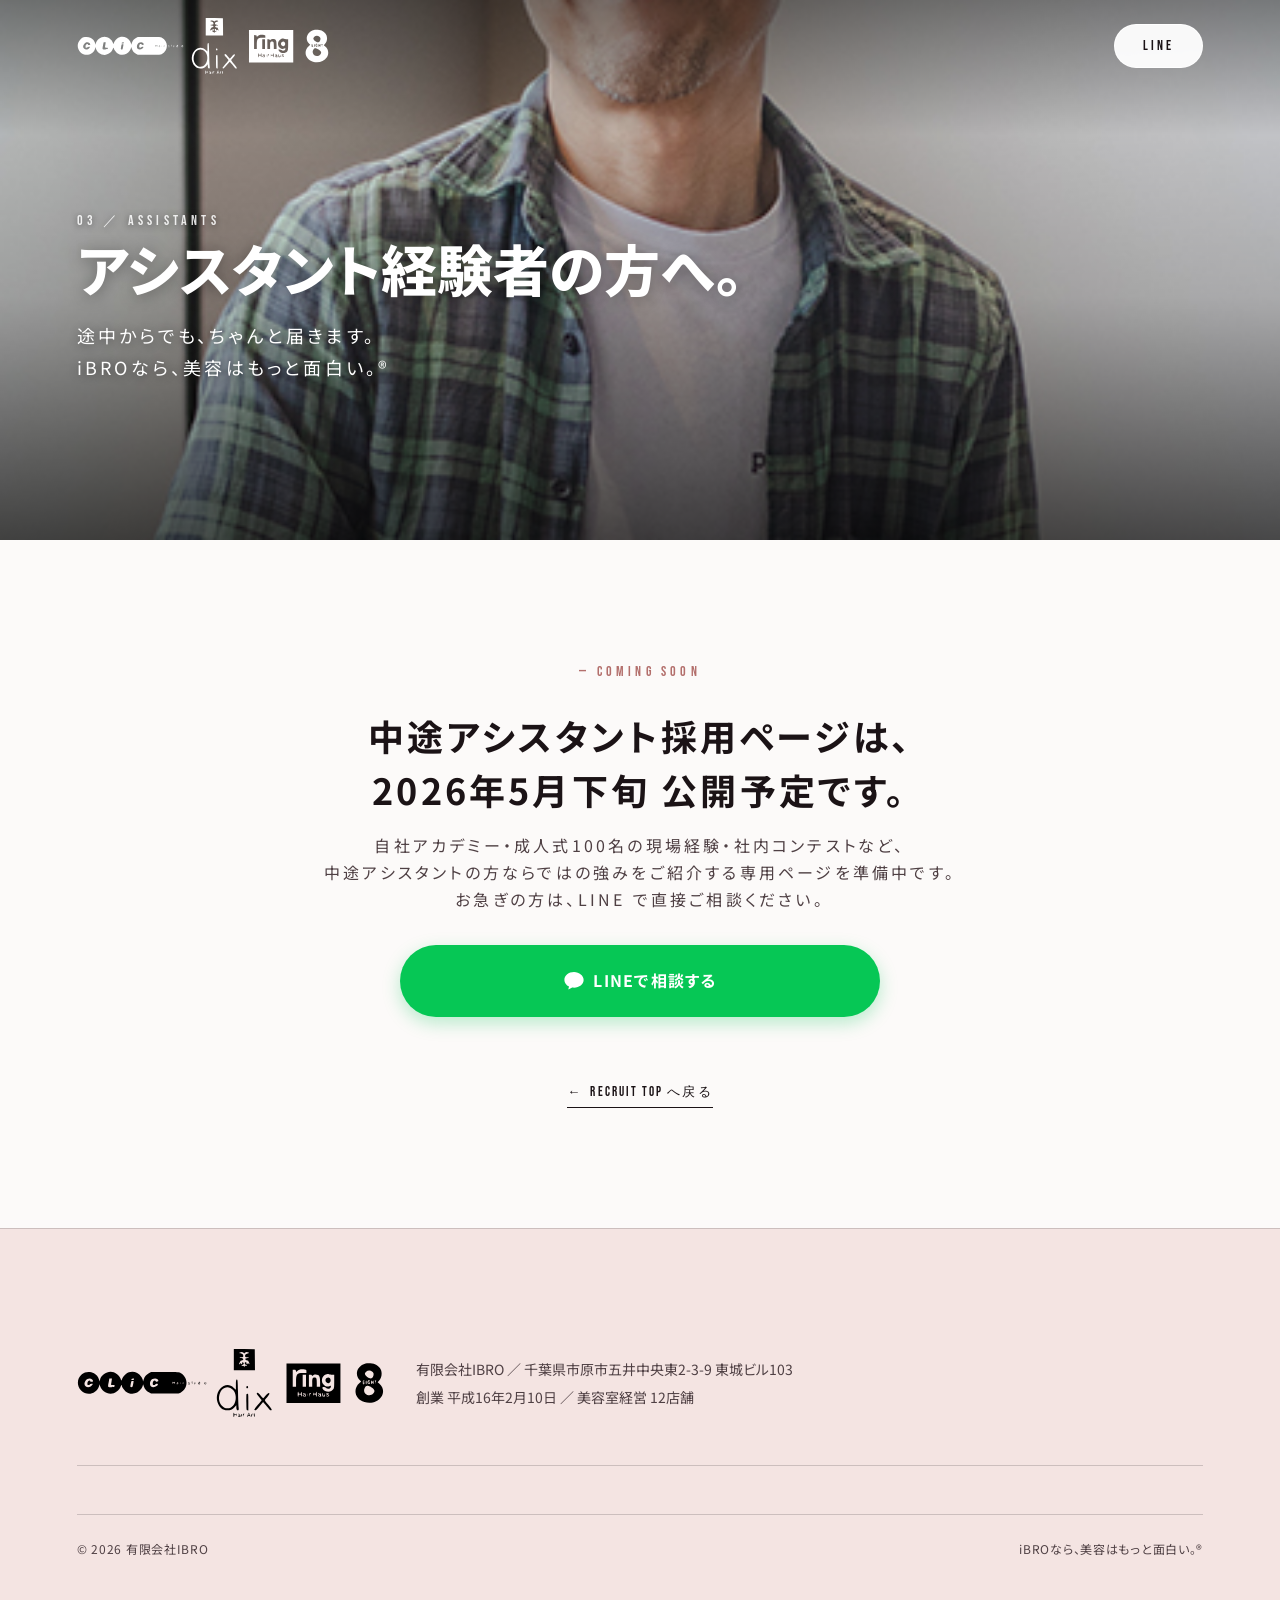
<file: assistant/index.html>
<!doctype html>
<html lang="ja">
<head>
<meta charset="utf-8">
<meta name="viewport" content="width=device-width, initial-scale=1, viewport-fit=cover">
<title>中途アシスタントのあなたへ｜iBRO 採用 2027</title>
<meta name="description" content="アシスタント経験者の方へ。途中からでも、ちゃんと届きます。iBRO Group 中途アシスタント採用ページ。">
<meta name="robots" content="noindex,nofollow">
<meta property="og:type" content="website">
<meta property="og:title" content="中途アシスタントのあなたへ｜iBRO 採用 2027">
<meta property="og:description" content="iBROなら、美容はもっと面白い。® 中途アシスタント向け 採用ページは2026年5月下旬公開予定。">
<link rel="preconnect" href="https://fonts.googleapis.com">
<link rel="preconnect" href="https://fonts.gstatic.com" crossorigin>
<link rel="stylesheet" href="https://fonts.googleapis.com/css2?family=Bebas+Neue&family=Cormorant+Garamond:ital,wght@1,300&family=Noto+Sans+JP:wght@300;400;500;700;800&display=swap">
<link rel="stylesheet" href="../assets/css/main.css">
</head>
<body>

<header class="site-header">
  <a href="../" class="site-header__logo" aria-label="iBRO GROUP RECRUIT">
    <img src="../assets/img/logo01_all.svg" alt="iBRO GROUP">
  </a>
  <a href="https://lin.ee/tEnbUk7" target="_blank" rel="noopener" class="site-header__cta">LINE</a>
</header>

<section class="ph-hero">
  <div class="ph-hero__bg" style="background-image:url('../assets/img/staff-30.jpg');"></div>
  <div class="ph-hero__content">
    <span class="ph-hero__label">03 ／ ASSISTANTS</span>
    <h1 class="ph-hero__title">アシスタント経験者の方へ。</h1>
    <p class="ph-hero__line">途中からでも、ちゃんと届きます。<br>iBROなら、美容はもっと面白い。®</p>
  </div>
</section>

<section class="ph-body">
  <div class="ph-body__label">— COMING SOON</div>
  <h2 class="ph-body__title">中途アシスタント採用ページは、<br>2026年5月下旬 公開予定です。</h2>
  <p class="ph-body__line">
    自社アカデミー・成人式100名の現場経験・社内コンテストなど、<br>
    中途アシスタントの方ならではの強みをご紹介する専用ページを準備中です。<br>
    お急ぎの方は、LINE で直接ご相談ください。
  </p>
  <div class="cta-stack" style="margin:32px auto 0;">
    <a class="btn btn--line btn--lg btn--block" href="https://lin.ee/tEnbUk7" target="_blank" rel="noopener">LINEで相談する</a>
  </div>
  <a href="../" class="ph-back">RECRUIT TOP へ戻る</a>
</section>

<footer class="footer">
  <div class="footer__head">
    <div class="footer__brand"><img src="../assets/img/logo01_all.svg" alt="iBRO GROUP"></div>
    <div class="footer__copy">有限会社IBRO ／ 千葉県市原市五井中央東2-3-9 東城ビル103<br>創業 平成16年2月10日 ／ 美容室経営 12店舗</div>
  </div>
  <div class="footer__bottom">
    <span>© 2026 有限会社IBRO</span>
    <span>iBROなら、美容はもっと面白い。®</span>
  </div>
</footer>

<a class="floating-cta btn btn--line btn--block" href="https://lin.ee/tEnbUk7" target="_blank" rel="noopener">LINEで相談する</a>
<script src="../assets/js/main.js" defer></script>
</body>
</html>
</file>
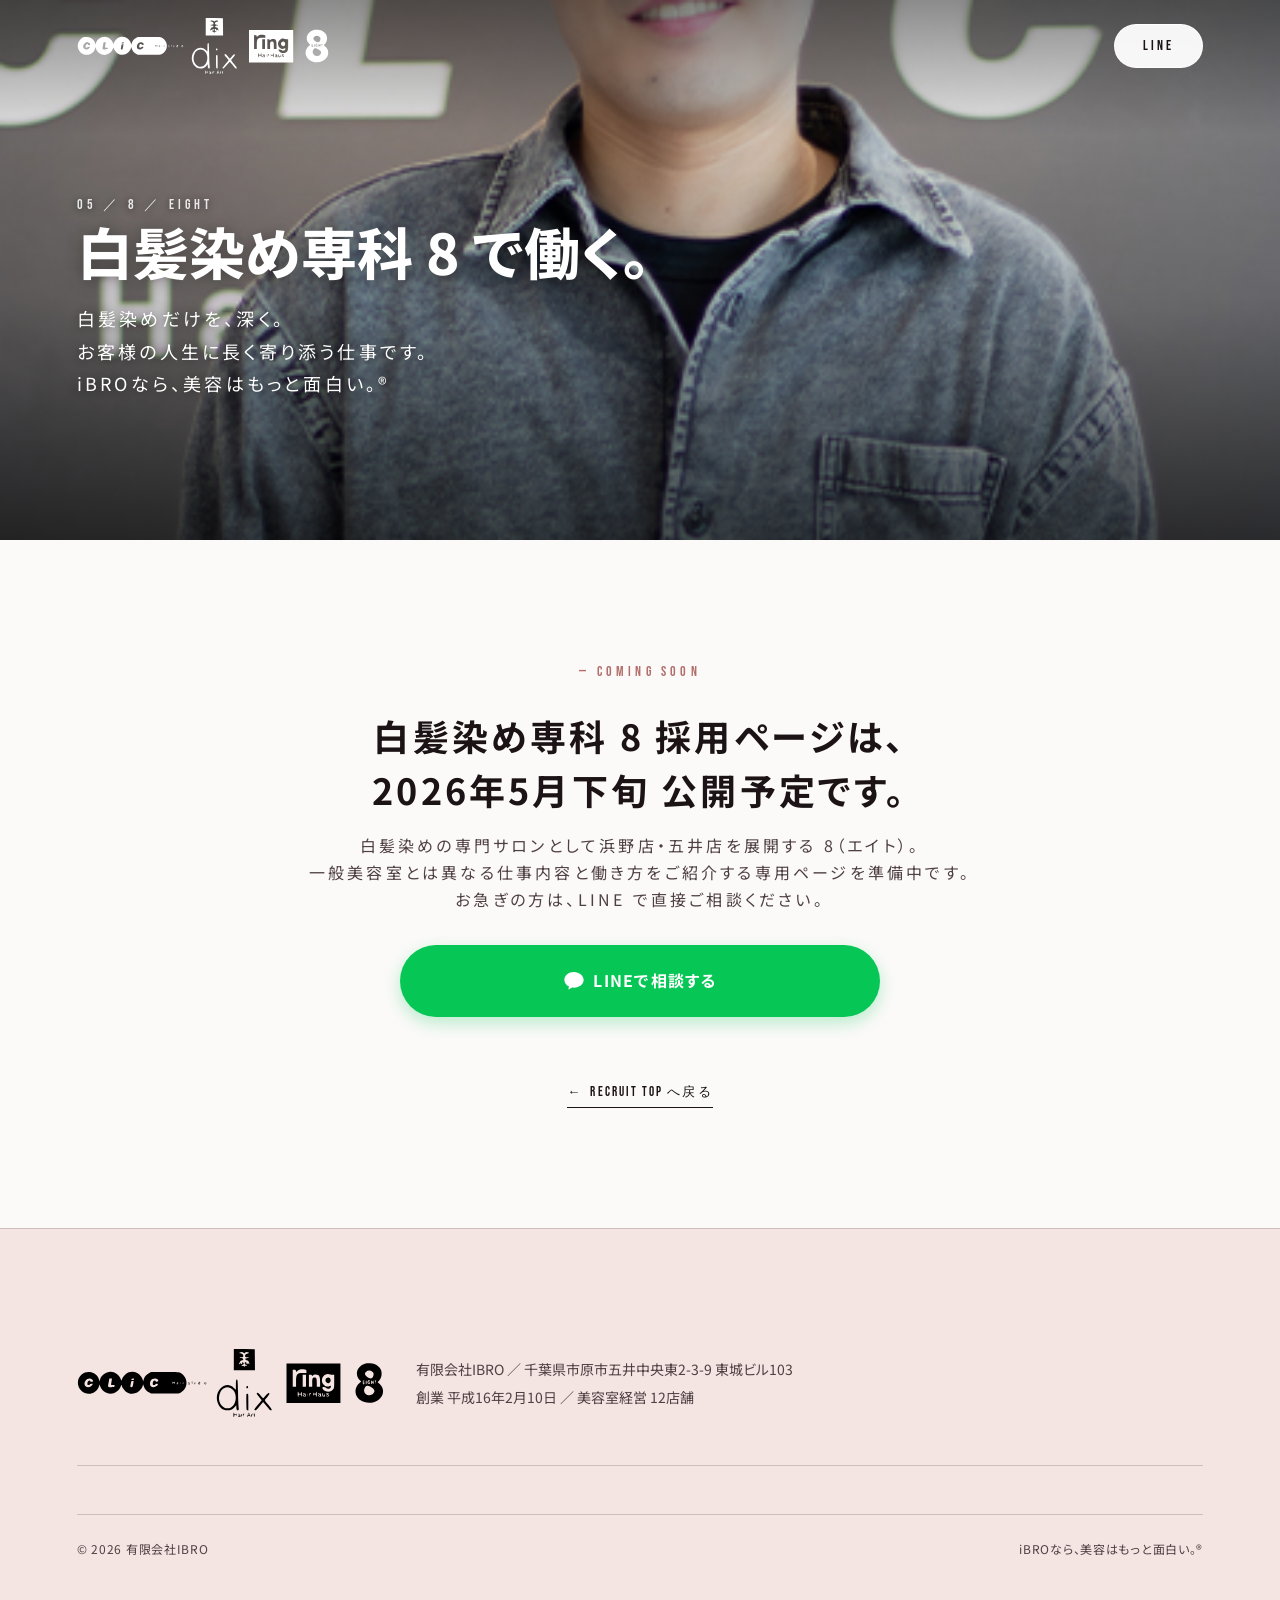
<file: eight/index.html>
<!doctype html>
<html lang="ja">
<head>
<meta charset="utf-8">
<meta name="viewport" content="width=device-width, initial-scale=1, viewport-fit=cover">
<title>白髪染め専科 8 で働く｜iBRO 採用 2027</title>
<meta name="description" content="白髪染め専科 8（エイト）で働く。白髪染めだけを、深く。お客様の人生に長く寄り添う仕事です。iBRO Group 採用ページ。">
<meta name="robots" content="noindex,nofollow">
<meta property="og:type" content="website">
<meta property="og:title" content="白髪染め専科 8 で働く｜iBRO 採用 2027">
<meta property="og:description" content="iBROなら、美容はもっと面白い。® 白髪染め専科8 採用ページは2026年5月下旬公開予定。">
<link rel="preconnect" href="https://fonts.googleapis.com">
<link rel="preconnect" href="https://fonts.gstatic.com" crossorigin>
<link rel="stylesheet" href="https://fonts.googleapis.com/css2?family=Bebas+Neue&family=Cormorant+Garamond:ital,wght@1,300&family=Noto+Sans+JP:wght@300;400;500;700;800&display=swap">
<link rel="stylesheet" href="../assets/css/main.css">
</head>
<body>

<header class="site-header">
  <a href="../" class="site-header__logo" aria-label="iBRO GROUP RECRUIT">
    <img src="../assets/img/logo01_all.svg" alt="iBRO GROUP">
  </a>
  <a href="https://lin.ee/tEnbUk7" target="_blank" rel="noopener" class="site-header__cta">LINE</a>
</header>

<section class="ph-hero">
  <div class="ph-hero__bg" style="background-image:url('../assets/img/staff-60.jpg');"></div>
  <div class="ph-hero__content">
    <span class="ph-hero__label">05 ／ 8 ／ EIGHT</span>
    <h1 class="ph-hero__title">白髪染め専科 8 で働く。</h1>
    <p class="ph-hero__line">白髪染めだけを、深く。お客様の人生に長く寄り添う仕事です。<br>iBROなら、美容はもっと面白い。®</p>
  </div>
</section>

<section class="ph-body">
  <div class="ph-body__label">— COMING SOON</div>
  <h2 class="ph-body__title">白髪染め専科 8 採用ページは、<br>2026年5月下旬 公開予定です。</h2>
  <p class="ph-body__line">
    白髪染めの専門サロンとして浜野店・五井店を展開する 8（エイト）。<br>
    一般美容室とは異なる仕事内容と働き方をご紹介する専用ページを準備中です。<br>
    お急ぎの方は、LINE で直接ご相談ください。
  </p>
  <div class="cta-stack" style="margin:32px auto 0;">
    <a class="btn btn--line btn--lg btn--block" href="https://lin.ee/tEnbUk7" target="_blank" rel="noopener">LINEで相談する</a>
  </div>
  <a href="../" class="ph-back">RECRUIT TOP へ戻る</a>
</section>

<footer class="footer">
  <div class="footer__head">
    <div class="footer__brand"><img src="../assets/img/logo01_all.svg" alt="iBRO GROUP"></div>
    <div class="footer__copy">有限会社IBRO ／ 千葉県市原市五井中央東2-3-9 東城ビル103<br>創業 平成16年2月10日 ／ 美容室経営 12店舗</div>
  </div>
  <div class="footer__bottom">
    <span>© 2026 有限会社IBRO</span>
    <span>iBROなら、美容はもっと面白い。®</span>
  </div>
</footer>

<a class="floating-cta btn btn--line btn--block" href="https://lin.ee/tEnbUk7" target="_blank" rel="noopener">LINEで相談する</a>
<script src="../assets/js/main.js" defer></script>
</body>
</html>
</file>
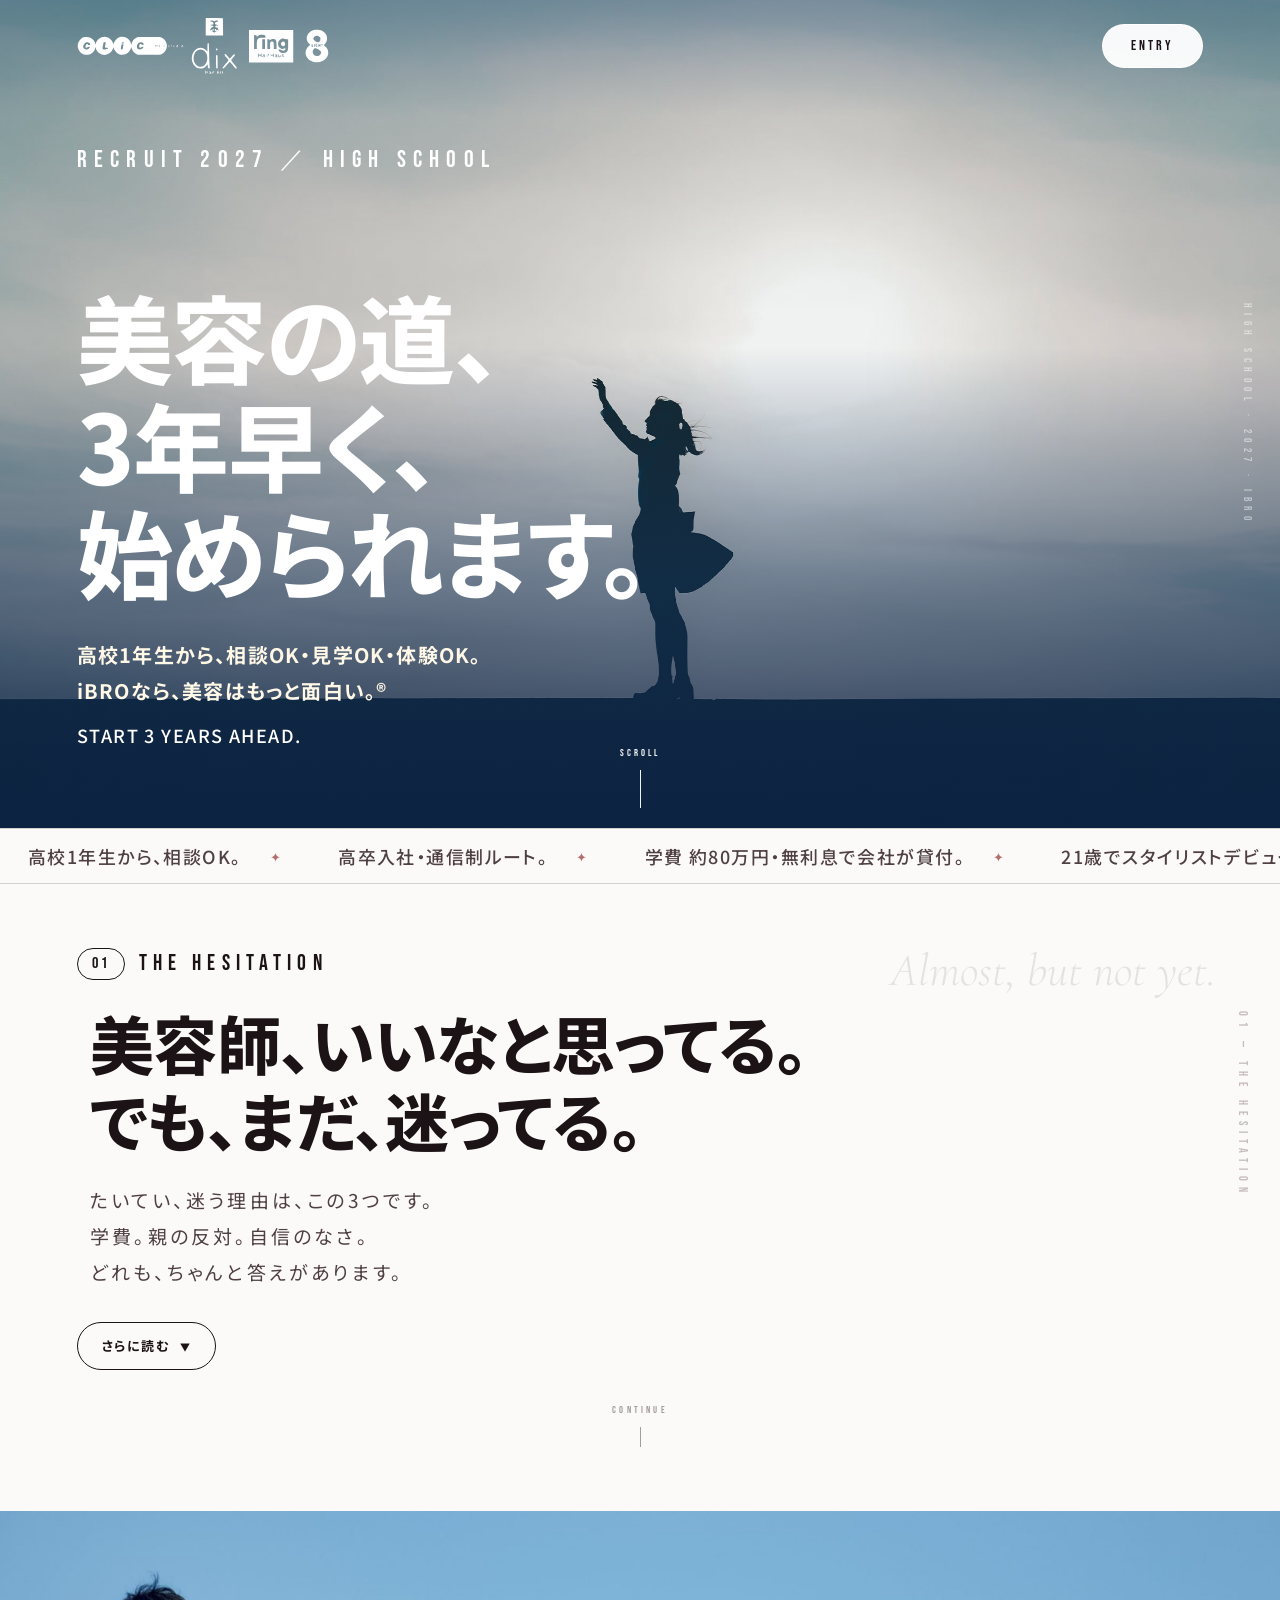
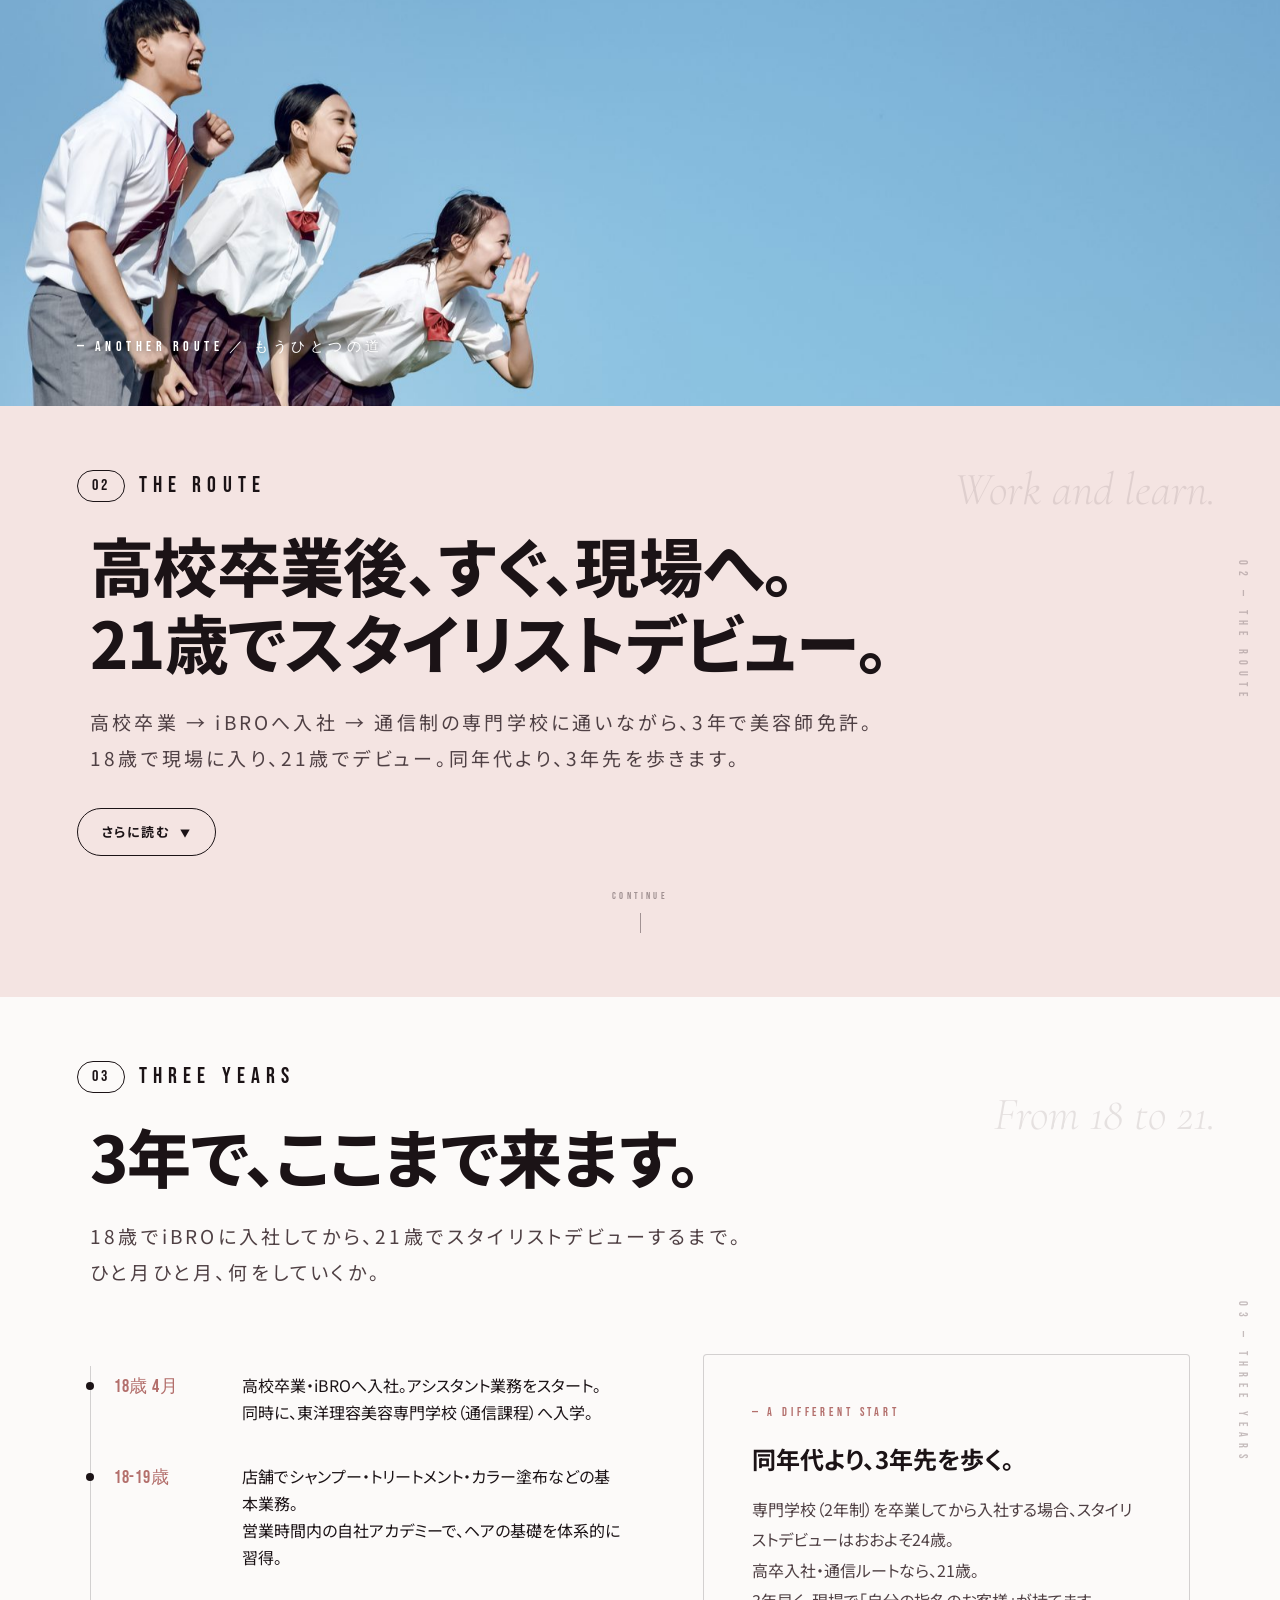
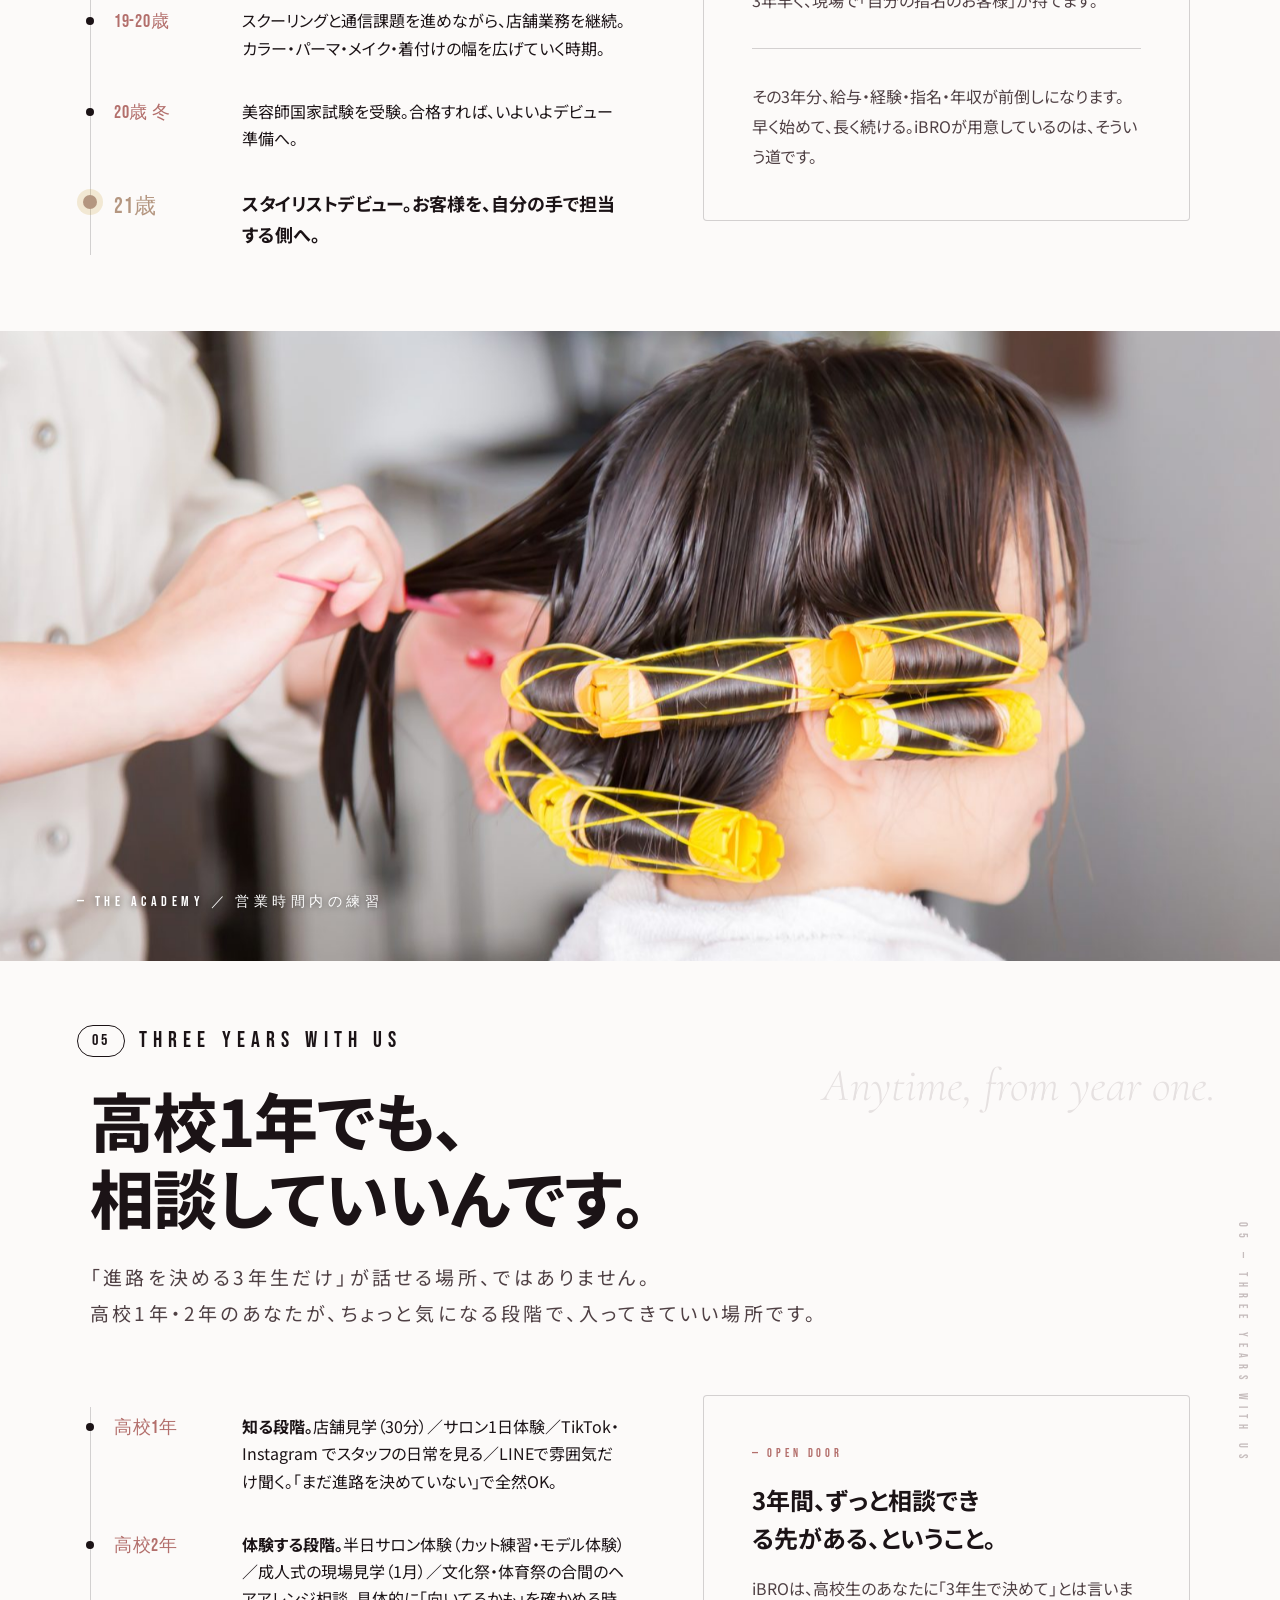
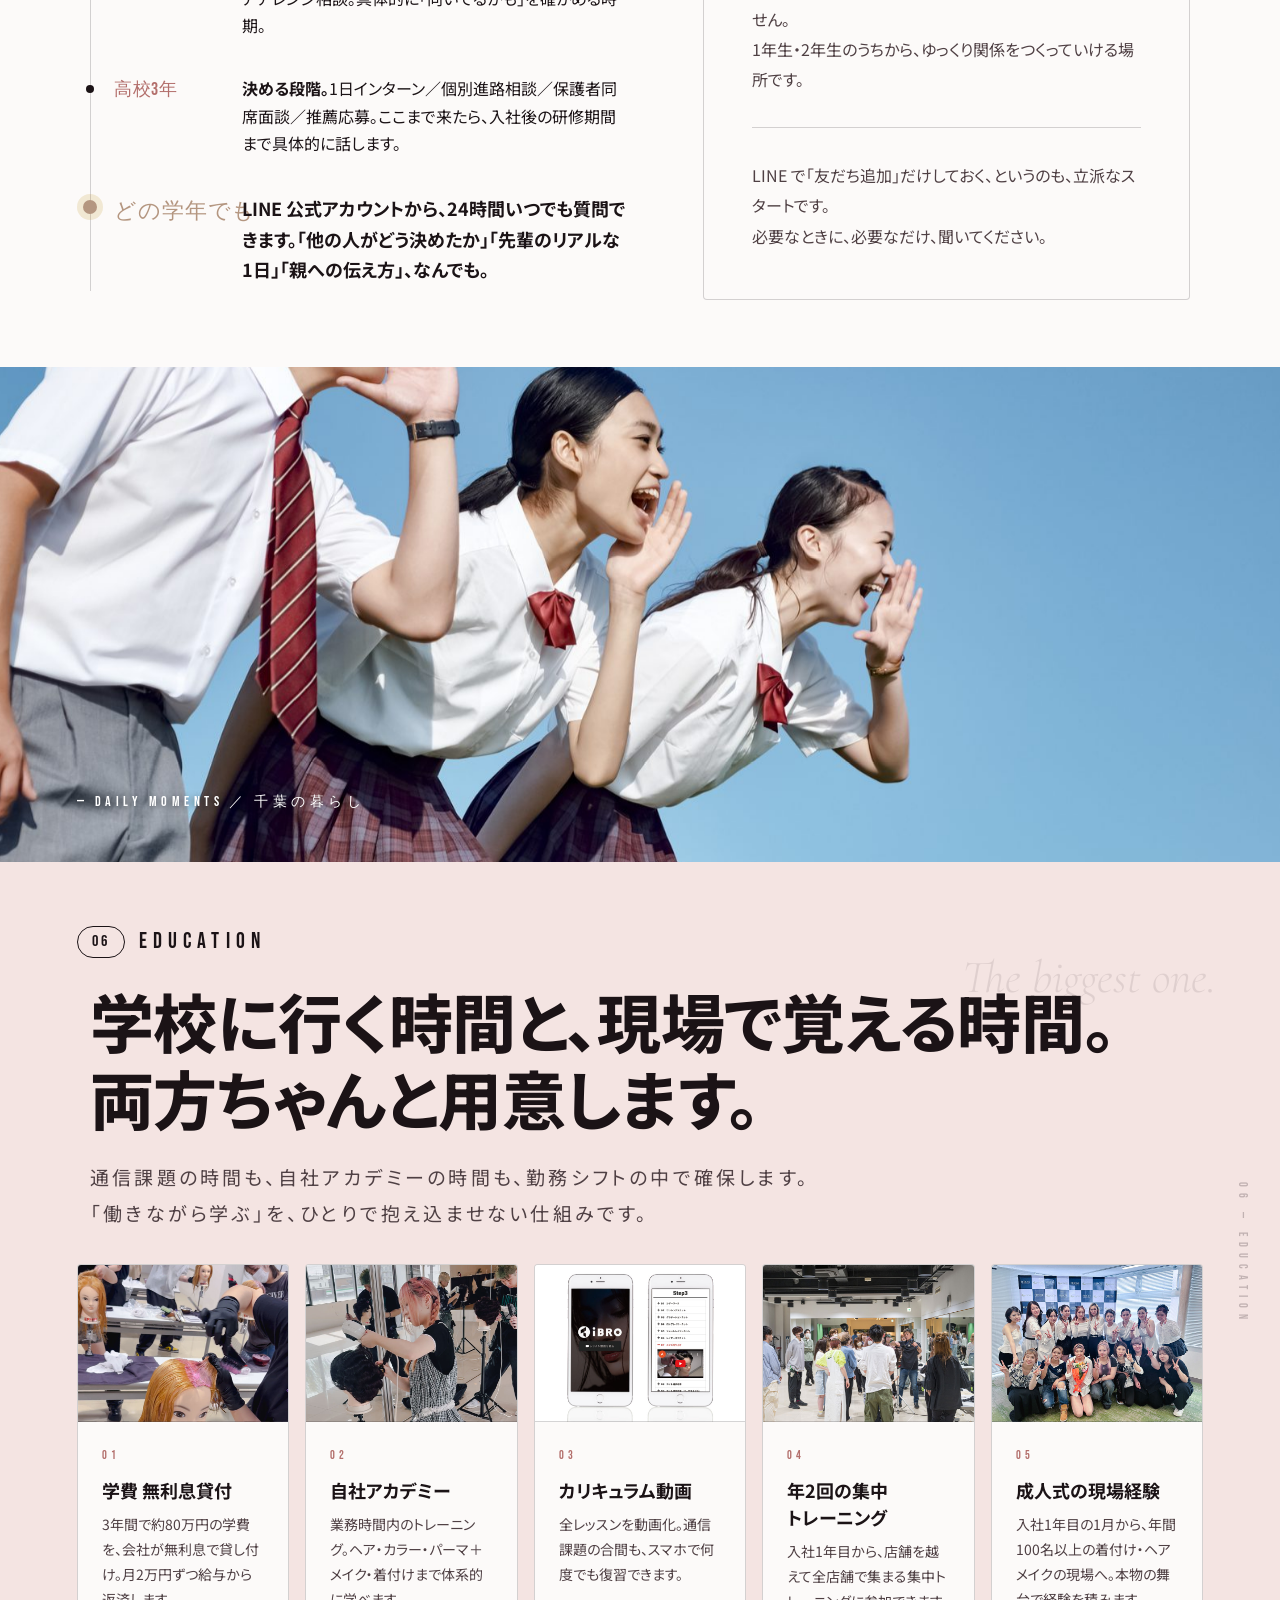
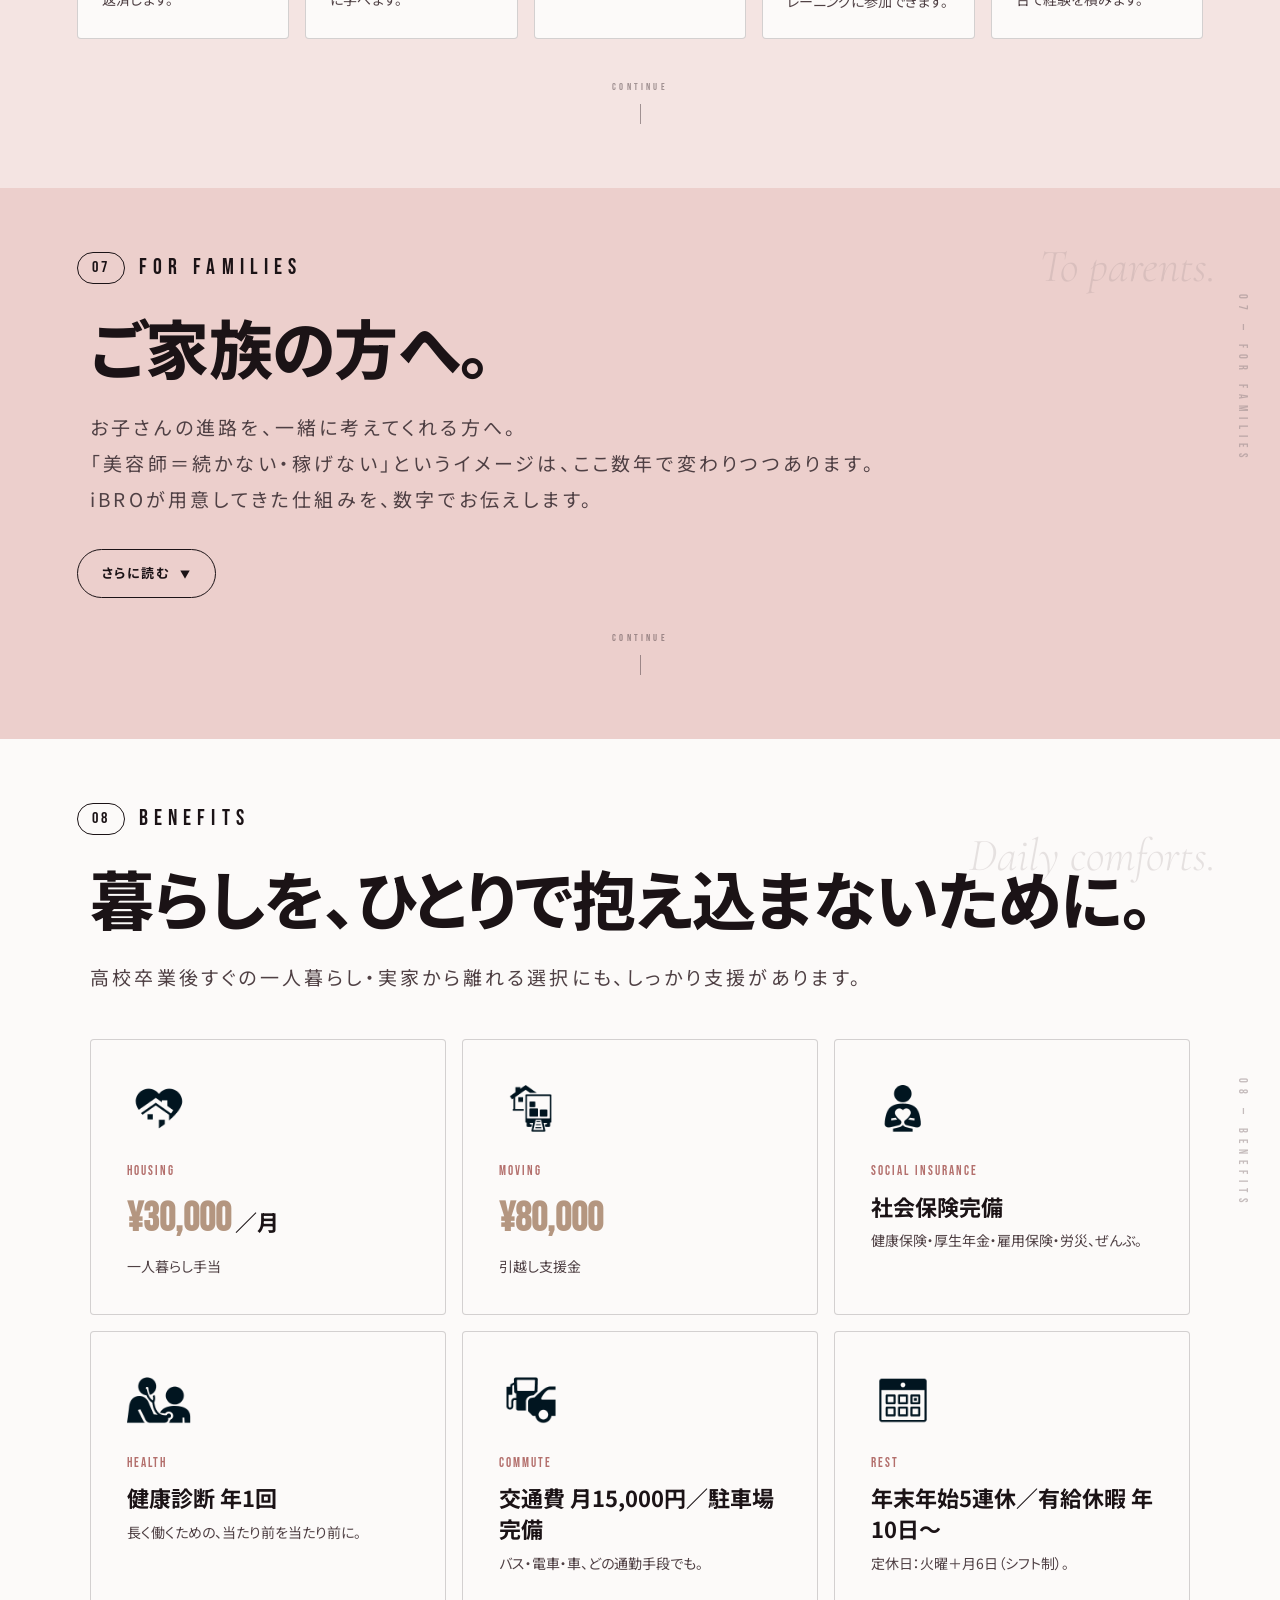
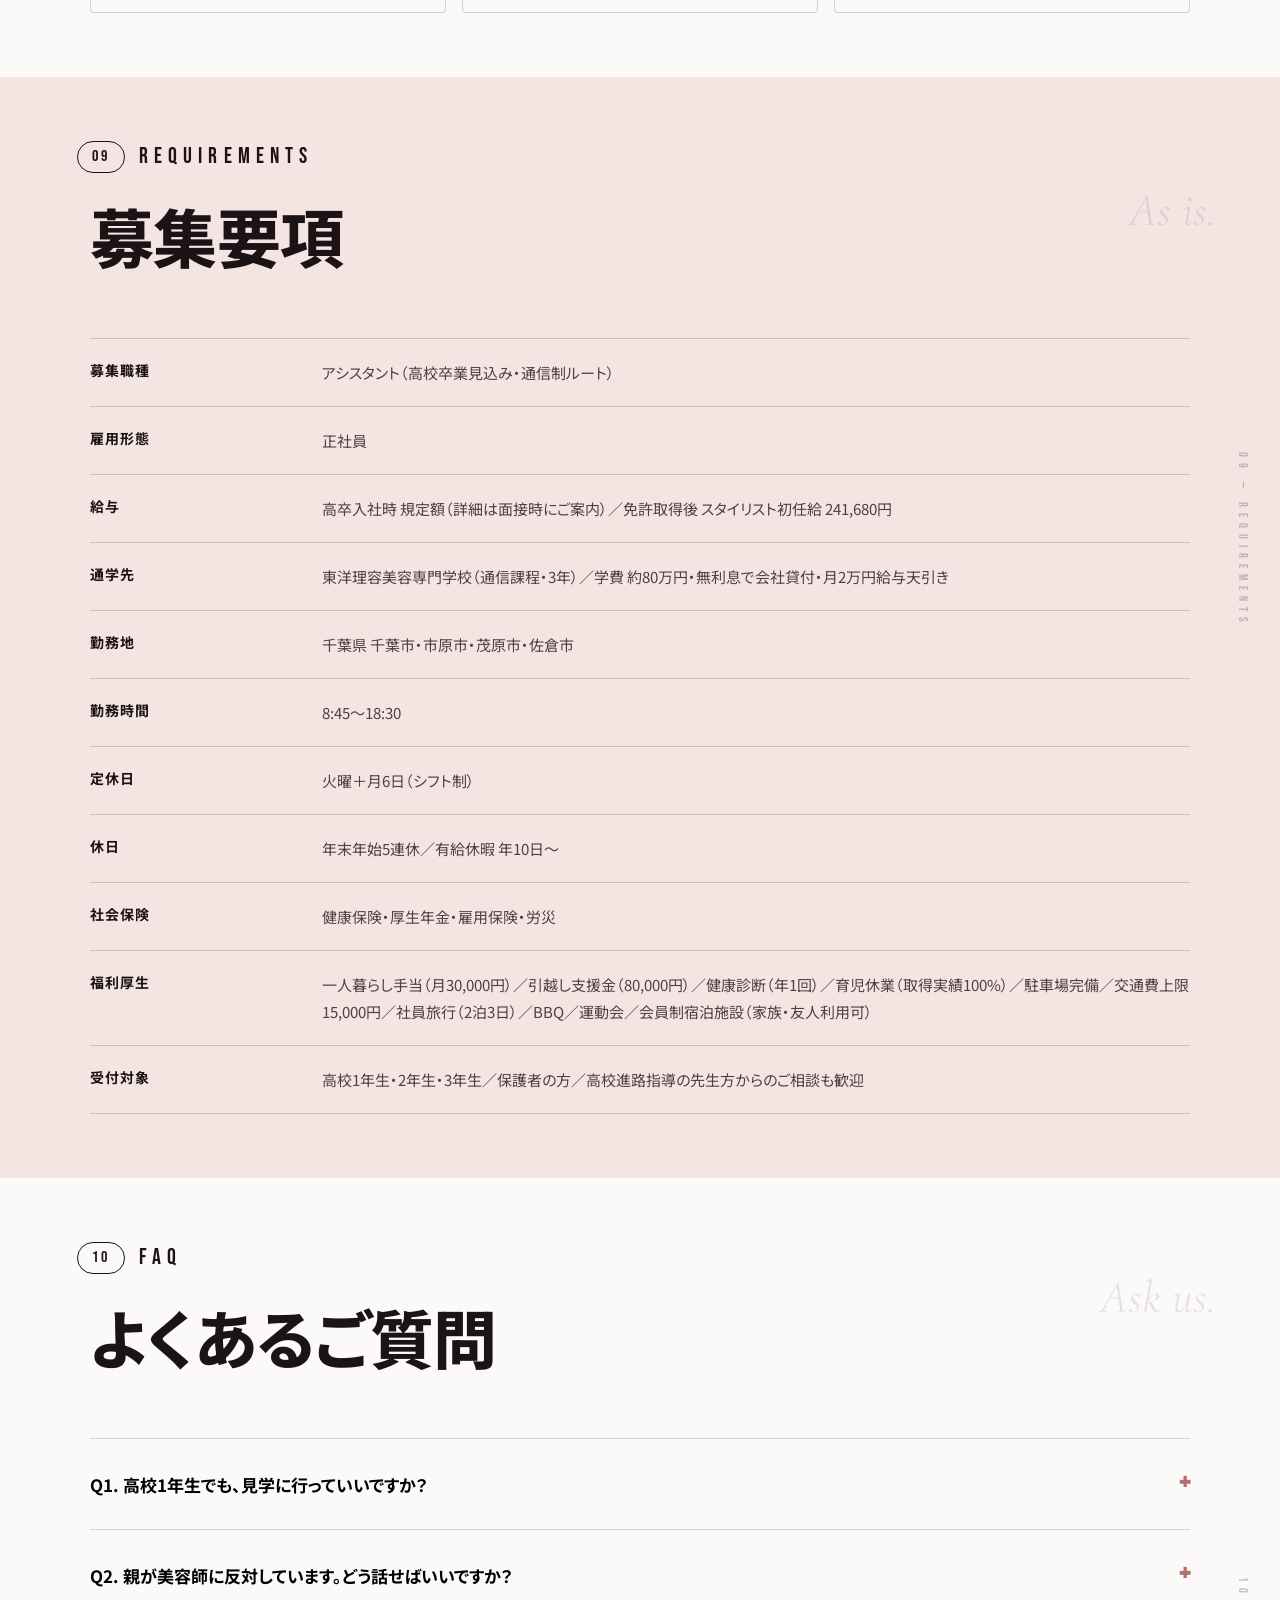
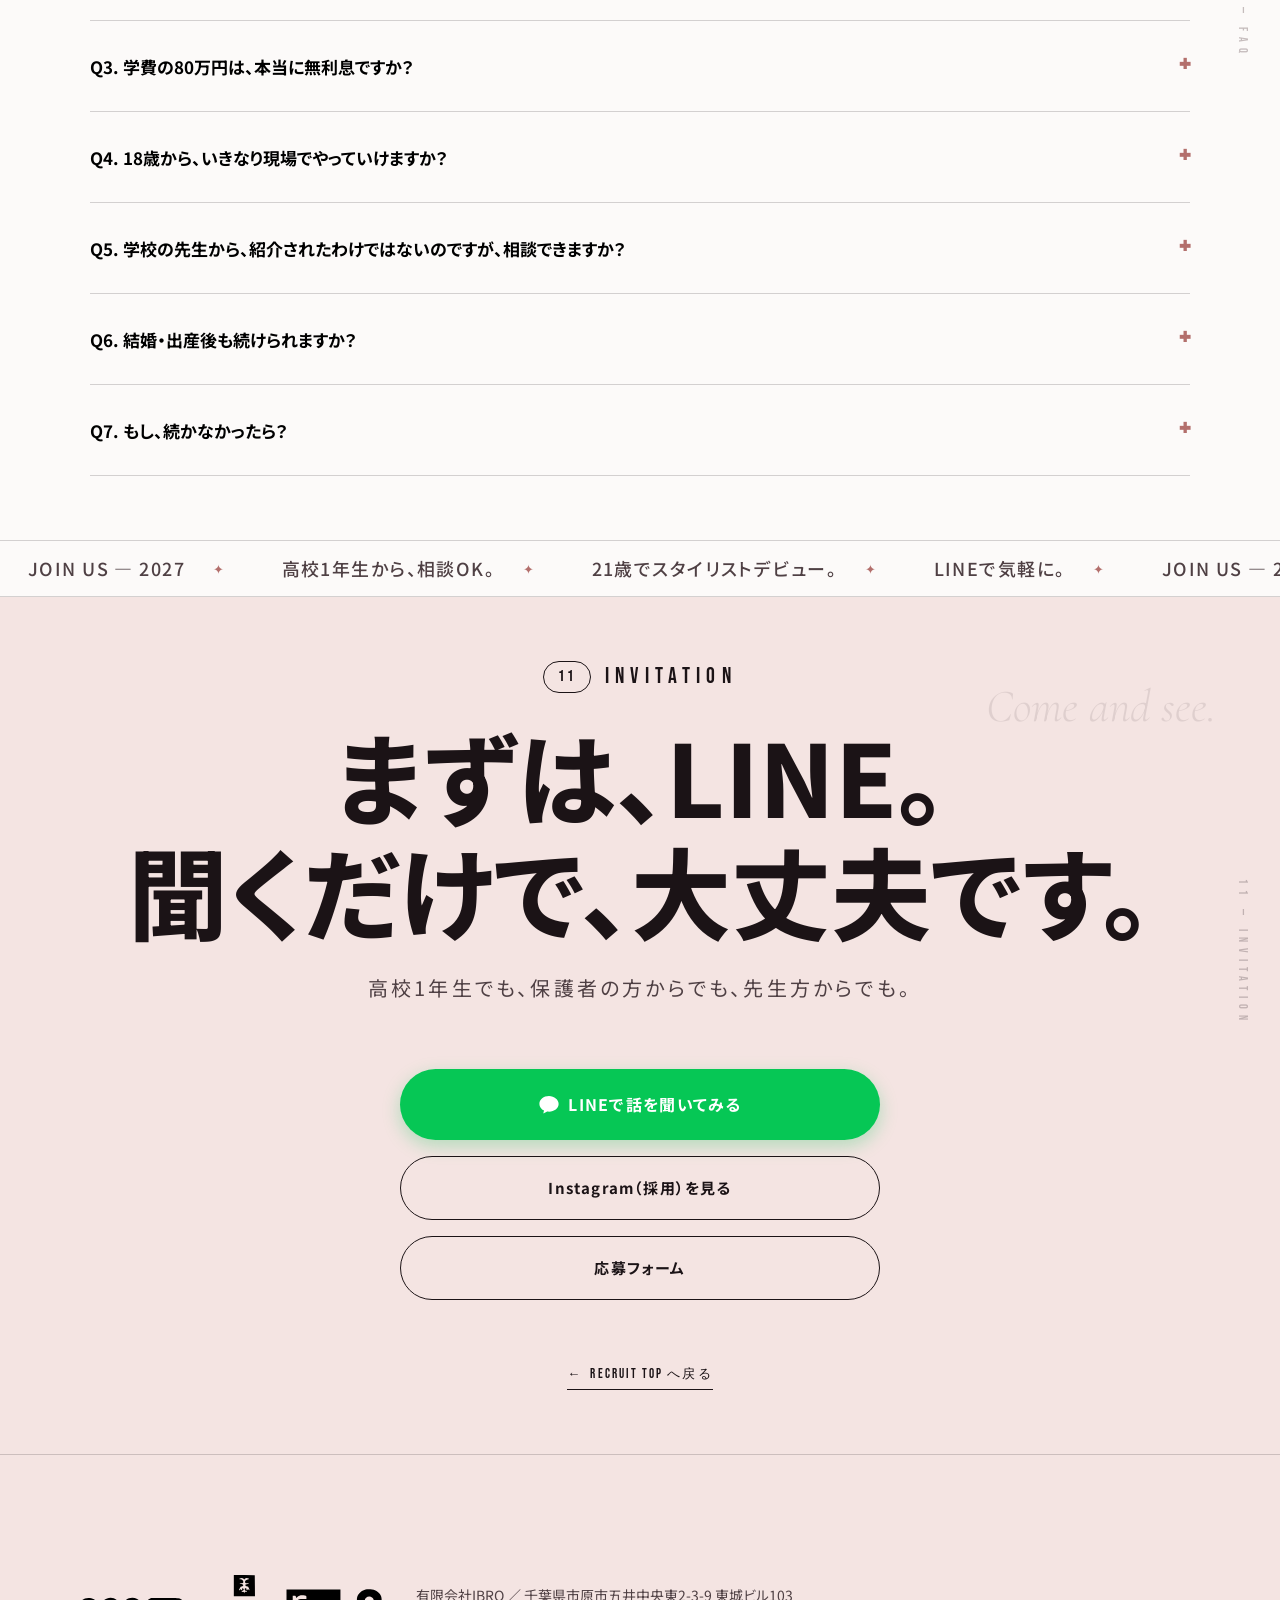
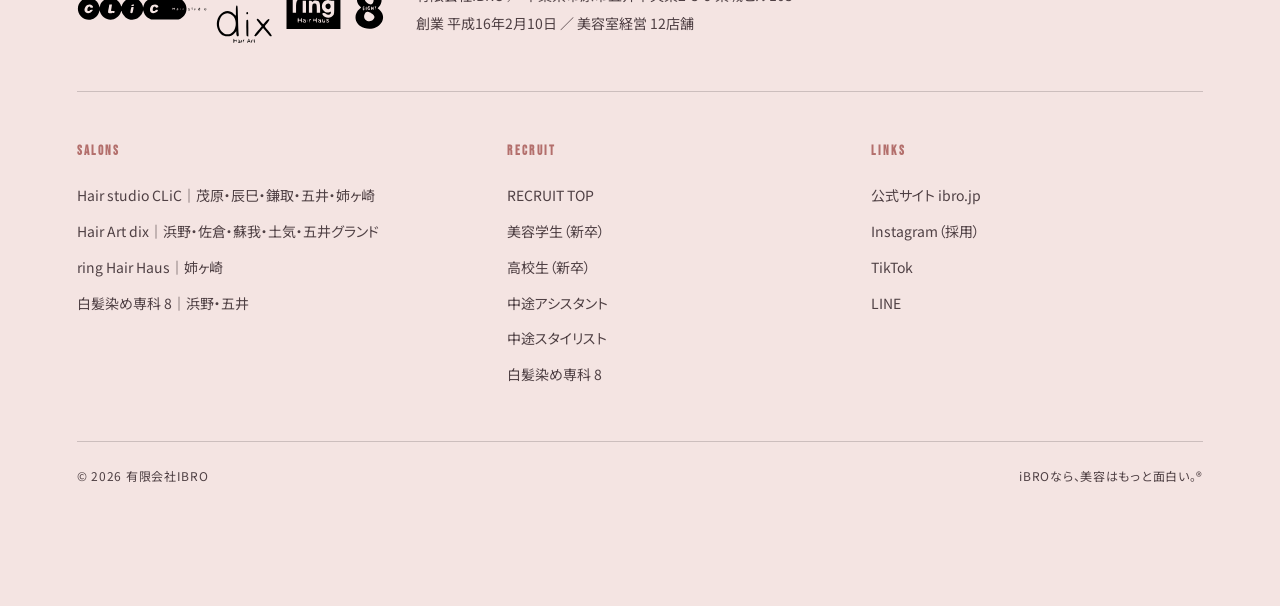
<file: highschool/index.html>
<!doctype html>
<html lang="ja">
<head>
<meta charset="utf-8">
<meta name="viewport" content="width=device-width, initial-scale=1, viewport-fit=cover">
<title>美容の道、3年早く始められます。｜高校生のあなたへ ／ iBRO 採用 2027</title>
<meta name="description" content="千葉、有限会社IBRO 採用サイト。高校卒業後にiBROへ入社し、東洋理容美容専門学校（通信制）に通いながら3年で美容師免許を取得。21歳でスタイリストデビュー。高校1年生から、見学・相談・体験ができます。">
<meta name="robots" content="noindex,nofollow"><!-- ※公開直前に削除（内田さんへ） -->
<meta property="og:type" content="website">
<meta property="og:title" content="美容の道、3年早く始められます。｜高校生のあなたへ ／ iBRO 採用 2027">
<meta property="og:description" content="iBROなら、美容はもっと面白い。® 高校1年生から相談・見学OK。21歳でスタイリストデビューの、もうひとつの道。">
<meta property="og:image" content="https://recruit.ibro.jp/wp-content/themes/LIM_responsive001/assets/img/fv_highschool.jpg">
<link rel="preconnect" href="https://fonts.googleapis.com">
<link rel="preconnect" href="https://fonts.gstatic.com" crossorigin>
<link rel="stylesheet" href="https://fonts.googleapis.com/css2?family=Bebas+Neue&family=Cormorant+Garamond:ital,wght@1,300&family=Noto+Sans+JP:wght@300;400;500;700;800&display=swap">
<link rel="stylesheet" href="../assets/css/main.css">
</head>
<body>

<!-- Top scroll progress bar -->
<div class="scroll-progress" aria-hidden="true"></div>

<!-- ============ 01 HERO ============ -->
<section class="hero" aria-label="HERO">
  <div class="hero__bg ken-burns" style="background-image:url('../assets/img/fv_highschool.jpg');"></div>
  <header class="site-header">
    <a href="../" class="site-header__logo" aria-label="iBRO GROUP RECRUIT">
      <img src="../assets/img/logo01_all.svg" alt="iBRO GROUP — Hair Art dix / Hair studio CLiC / ring Hair Haus / 白髪染め専科 8">
    </a>
    <a href="#cta" class="site-header__cta">ENTRY</a>
  </header>
  <span class="vertical-rail">HIGH SCHOOL · 2027 · IBRO</span>
  <span class="hero__label">RECRUIT 2027 ／ HIGH SCHOOL</span>
  <div class="hero__content">
    <h1 class="hero__title">
      <span class="line">美容の道、</span>
      <span class="line">3年早く、</span>
      <span class="line">始められます。</span>
    </h1>
    <p class="hero__sub">
      高校1年生から、相談OK・見学OK・体験OK。<br>
      iBROなら、美容はもっと面白い。®
      <span class="hero__sub-en">START 3 YEARS AHEAD.</span>
    </p>
  </div>
  <div class="hero__scroll">SCROLL</div>
</section>

<!-- ============ MARQUEE — tone setter ============ -->
<div class="marquee" aria-hidden="true">
  <div class="marquee__track">
    <span class="marquee__item">高校1年生から、相談OK。</span>
    <span class="marquee__item">高卒入社・通信制ルート。</span>
    <span class="marquee__item">学費 約80万円・無利息で会社が貸付。</span>
    <span class="marquee__item">21歳でスタイリストデビュー。</span>
    <span class="marquee__item">高校1年生から、相談OK。</span>
    <span class="marquee__item">高卒入社・通信制ルート。</span>
    <span class="marquee__item">学費 約80万円・無利息で会社が貸付。</span>
    <span class="marquee__item">21歳でスタイリストデビュー。</span>
  </div>
</div>

<!-- ============ 02 PROBLEM — 高校生の本音 ============ -->
<section class="section story-section" data-deco="01 — THE HESITATION" data-deco-italic="Almost, but not yet.">
  <span class="chapter"><span class="chapter__num">01</span>THE HESITATION</span>
  <h2 class="story-title reveal-words">美容師、いいなと思ってる。<br>でも、まだ、迷ってる。</h2>
  <p class="story-sub">
    たいてい、迷う理由は、この3つです。<br>
    学費。親の反対。自信のなさ。<br>
    どれも、ちゃんと答えがあります。
  </p>
  <button class="readmore fade-up" type="button" data-target="#chapter-01-body" aria-expanded="false">さらに読む</button>
  <div class="readmore__body" id="chapter-01-body">
    <p><strong>学費 ——</strong> 美容専門学校（2年制）の平均学費は、およそ 200〜300万円。「これは家には頼めない」と早めにあきらめてしまう人がいます。</p>
    <p><strong>親の反対 ——</strong> 「美容師って、お給料が安いんでしょ」「夜遅くまで練習があるんでしょ」「結婚したら続けられないんでしょ」——どれも、業界全体に長くあったイメージです。</p>
    <p><strong>自信のなさ ——</strong> 「美容師に向いてる気がしない」「手先が器用じゃない」「絵もデザインも上手くない」。これは、いま判断する必要、ありません。</p>
    <p>iBROには、この3つに対する、 <strong>具体的な答え</strong> があります。学費は半分以下＋無利息貸付。給与・休日・離職率は、客観データでお示しします。自信は、3年かけて、現場でつくります。</p>
  </div>
  <div class="next-arrow">CONTINUE</div>
</section>

<!-- ============ 03 PHOTO 01 ============ -->
<div class="photo-block">
  <div class="photo-block__bg parallax-bg" data-parallax="0.12" style="background-image:url('../assets/img/pixta/highschool_photo_01.jpg');" role="img" aria-label="iBRO サロン風景"></div>
  <div class="photo-block__caption">— ANOTHER ROUTE ／ もうひとつの道</div>
</div>

<!-- ============ 04 ANSWER 1 — 通信制ルート ============ -->
<section class="section story-section section--cream" data-deco="02 — THE ROUTE" data-deco-italic="Work and learn.">
  <span class="chapter"><span class="chapter__num">02</span>THE ROUTE</span>
  <h2 class="story-title reveal-words">高校卒業後、すぐ、現場へ。<br>21歳でスタイリストデビュー。</h2>
  <p class="story-sub">
    高校卒業 → iBROへ入社 → 通信制の専門学校に通いながら、3年で美容師免許。<br>
    18歳で現場に入り、21歳でデビュー。同年代より、3年先を歩きます。
  </p>
  <button class="readmore fade-up" type="button" data-target="#chapter-02-body" aria-expanded="false">さらに読む</button>
  <div class="readmore__body" id="chapter-02-body">
    <p>iBROは、千葉県内で長く高校生の通信制ルートを受け入れてきました。<br>提携校は <strong>東洋理容美容専門学校（通信課程）</strong>。スクーリング（年に数回の登校）と、職場での実技時間を組み合わせて、3年で国家試験の受験資格を取得します。</p>
    <p>学費は <strong>3年間で約80万円</strong>。一般の2年制美容専門学校（200〜300万円）と比べて、 <strong>半分以下</strong>。さらに iBROでは、その学費を <strong>無利息で会社から借り入れ</strong> いただけます。<strong>給与から月2万円ずつ返済</strong> していくかたちです。</p>
    <p>つまり、18歳から給料をもらいながら、3年後に美容師免許を持っている。そして、21歳で <strong>スタイリストデビュー</strong>。同年代の専門学校卒（20歳でアシスタント開始）より、現場経験で <strong>3年先行</strong> しています。</p>
  </div>
  <div class="next-arrow">CONTINUE</div>
</section>

<!-- ============ 05 ROUTE TIMELINE — 3年の流れ ============ -->
<section class="section story-section" data-deco="03 — THREE YEARS" data-deco-italic="From 18 to 21.">
  <span class="chapter"><span class="chapter__num">03</span>THREE YEARS</span>
  <h2 class="story-title reveal-words">3年で、ここまで来ます。</h2>
  <p class="story-sub">
    18歳でiBROに入社してから、21歳でスタイリストデビューするまで。<br>
    ひと月ひと月、何をしていくか。
  </p>
  <div class="timeline-wrap fade-up fade-up--delay-1">
    <div class="timeline">
      <div class="timeline__row">
        <div class="timeline__when">18歳 4月</div>
        <div class="timeline__what">高校卒業・iBROへ入社。アシスタント業務をスタート。<br>同時に、東洋理容美容専門学校（通信課程）へ入学。</div>
      </div>
      <div class="timeline__row">
        <div class="timeline__when">18-19歳</div>
        <div class="timeline__what">店舗でシャンプー・トリートメント・カラー塗布などの基本業務。<br>営業時間内の自社アカデミーで、ヘアの基礎を体系的に習得。</div>
      </div>
      <div class="timeline__row">
        <div class="timeline__when">19-20歳</div>
        <div class="timeline__what">スクーリングと通信課題を進めながら、店舗業務を継続。<br>カラー・パーマ・メイク・着付けの幅を広げていく時期。</div>
      </div>
      <div class="timeline__row">
        <div class="timeline__when">20歳 冬</div>
        <div class="timeline__what">美容師国家試験を受験。合格すれば、いよいよデビュー準備へ。</div>
      </div>
      <div class="timeline__row timeline__row--star">
        <div class="timeline__when">21歳</div>
        <div class="timeline__what">スタイリストデビュー。お客様を、自分の手で担当する側へ。</div>
      </div>
    </div>
    <aside class="timeline-aside">
      <div class="timeline-aside__eyebrow">— A DIFFERENT START</div>
      <div class="timeline-aside__title">同年代より、3年先を歩く。</div>
      <div class="timeline-aside__body">
        専門学校（2年制）を卒業してから入社する場合、スタイリストデビューはおおよそ24歳。<br>
        高卒入社・通信ルートなら、21歳。<br>
        3年早く、現場で「自分の指名のお客様」が持てます。
      </div>
      <div class="timeline-aside__divider"></div>
      <div class="timeline-aside__body">
        その3年分、給与・経験・指名・年収が前倒しになります。<br>
        早く始めて、長く続ける。iBROが用意しているのは、そういう道です。
      </div>
    </aside>
  </div>
</section>

<!-- ============ 07 PHOTO 02 ============ -->
<div class="photo-block photo-block--tall">
  <div class="photo-block__bg parallax-bg" data-parallax="0.14" style="background-image:url('../assets/img/pixta/highschool_photo_02.jpg');" role="img" aria-label="iBRO アカデミー"></div>
  <div class="photo-block__caption">— THE ACADEMY ／ 営業時間内の練習</div>
</div>

<!-- ============ 08 ANSWER 2 — 3年間繋がれる ============ -->
<section class="section story-section" data-deco="05 — THREE YEARS WITH US" data-deco-italic="Anytime, from year one.">
  <span class="chapter"><span class="chapter__num">05</span>THREE YEARS WITH US</span>
  <h2 class="story-title reveal-words">高校1年でも、<br>相談していいんです。</h2>
  <p class="story-sub">
    「進路を決める3年生だけ」が話せる場所、ではありません。<br>
    高校1年・2年のあなたが、ちょっと気になる段階で、入ってきていい場所です。
  </p>
  <div class="timeline-wrap fade-up fade-up--delay-1">
    <div class="timeline">
      <div class="timeline__row">
        <div class="timeline__when">高校1年</div>
        <div class="timeline__what"><strong>知る段階。</strong>店舗見学（30分）／サロン1日体験／TikTok・Instagram でスタッフの日常を見る／LINEで雰囲気だけ聞く。「まだ進路を決めていない」で全然OK。</div>
      </div>
      <div class="timeline__row">
        <div class="timeline__when">高校2年</div>
        <div class="timeline__what"><strong>体験する段階。</strong>半日サロン体験（カット練習・モデル体験）／成人式の現場見学（1月）／文化祭・体育祭の合間のヘアアレンジ相談。具体的に「向いてるかも」を確かめる時期。</div>
      </div>
      <div class="timeline__row">
        <div class="timeline__when">高校3年</div>
        <div class="timeline__what"><strong>決める段階。</strong>1日インターン／個別進路相談／保護者同席面談／推薦応募。ここまで来たら、入社後の研修期間まで具体的に話します。</div>
      </div>
      <div class="timeline__row timeline__row--star">
        <div class="timeline__when">どの学年でも</div>
        <div class="timeline__what">LINE 公式アカウントから、24時間いつでも質問できます。「他の人がどう決めたか」「先輩のリアルな1日」「親への伝え方」、なんでも。</div>
      </div>
    </div>
    <aside class="timeline-aside">
      <div class="timeline-aside__eyebrow">— OPEN DOOR</div>
      <div class="timeline-aside__title">3年間、ずっと相談できる先がある、ということ。</div>
      <div class="timeline-aside__body">
        iBROは、高校生のあなたに「3年生で決めて」とは言いません。<br>
        1年生・2年生のうちから、ゆっくり関係をつくっていける場所です。
      </div>
      <div class="timeline-aside__divider"></div>
      <div class="timeline-aside__body">
        LINE で「友だち追加」だけしておく、というのも、立派なスタートです。<br>
        必要なときに、必要なだけ、聞いてください。
      </div>
    </aside>
  </div>
</section>

<!-- ============ 09 PHOTO 03 ============ -->
<div class="photo-block">
  <div class="photo-block__bg parallax-bg" data-parallax="0.14" style="background-image:url('../assets/img/pixta/highschool_photo_03.jpg');" role="img" aria-label="iBRO スタッフ オフショット"></div>
  <div class="photo-block__caption">— DAILY MOMENTS ／ 千葉の暮らし</div>
</div>

<!-- ============ 10 EDUCATION ============ -->
<section class="section story-section section--cream" data-deco="06 — EDUCATION" data-deco-italic="The biggest one.">
  <span class="chapter"><span class="chapter__num">06</span>EDUCATION</span>
  <h2 class="story-title reveal-words">学校に行く時間と、現場で覚える時間。<br>両方ちゃんと用意します。</h2>
  <p class="story-sub">
    通信課題の時間も、自社アカデミーの時間も、勤務シフトの中で確保します。<br>
    「働きながら学ぶ」を、ひとりで抱え込ませない仕組みです。
  </p>
  <div class="academy-features fade-up fade-up--delay-1">
    <div class="academy-feature">
      <div class="academy-feature__image" style="background-image:url('../assets/img/img_07-01.jpg');"></div>
      <div class="academy-feature__body">
        <div class="academy-feature__num">01</div>
        <div class="academy-feature__title">学費 無利息貸付</div>
        <div class="academy-feature__desc">3年間で約80万円の学費を、会社が無利息で貸し付け。月2万円ずつ給与から返済します。</div>
      </div>
    </div>
    <div class="academy-feature">
      <div class="academy-feature__image" style="background-image:url('../assets/img/img_07-02.jpg');"></div>
      <div class="academy-feature__body">
        <div class="academy-feature__num">02</div>
        <div class="academy-feature__title">自社アカデミー</div>
        <div class="academy-feature__desc">業務時間内のトレーニング。ヘア・カラー・パーマ＋メイク・着付けまで体系的に学べます。</div>
      </div>
    </div>
    <div class="academy-feature">
      <div class="academy-feature__image" style="background-image:url('../assets/img/img_07-03.jpg');"></div>
      <div class="academy-feature__body">
        <div class="academy-feature__num">03</div>
        <div class="academy-feature__title">カリキュラム動画</div>
        <div class="academy-feature__desc">全レッスンを動画化。通信課題の合間も、スマホで何度でも復習できます。</div>
      </div>
    </div>
    <div class="academy-feature">
      <div class="academy-feature__image" style="background-image:url('../assets/img/img_07-04.jpg');"></div>
      <div class="academy-feature__body">
        <div class="academy-feature__num">04</div>
        <div class="academy-feature__title">年2回の集中トレーニング</div>
        <div class="academy-feature__desc">入社1年目から、店舗を越えて全店舗で集まる集中トレーニングに参加できます。</div>
      </div>
    </div>
    <div class="academy-feature">
      <div class="academy-feature__image" style="background-image:url('../assets/img/img_07-05.jpg');"></div>
      <div class="academy-feature__body">
        <div class="academy-feature__num">05</div>
        <div class="academy-feature__title">成人式の現場経験</div>
        <div class="academy-feature__desc">入社1年目の1月から、年間100名以上の着付け・ヘアメイクの現場へ。本物の舞台で経験を積みます。</div>
      </div>
    </div>
  </div>
  <div class="next-arrow">CONTINUE</div>
</section>

<!-- ============ 11 PARENTS — 拡張版（客観データ + 動画語録） ============ -->
<section class="section story-section section--sky" data-deco="07 — FOR FAMILIES" data-deco-italic="To parents.">
  <span class="chapter"><span class="chapter__num">07</span>FOR FAMILIES</span>
  <h2 class="story-title reveal-words">ご家族の方へ。</h2>
  <p class="story-sub">
    お子さんの進路を、一緒に考えてくれる方へ。<br>
    「美容師＝続かない・稼げない」というイメージは、ここ数年で変わりつつあります。<br>
    iBROが用意してきた仕組みを、数字でお伝えします。
  </p>
  <button class="readmore fade-up" type="button" data-target="#chapter-07-body" aria-expanded="false">さらに読む</button>
  <div class="readmore__body" id="chapter-07-body">
    <p><strong>業界全体の改善 ——</strong> 美容師の離職率は長年高水準でしたが、2025年の業界調査では <strong>45.7%（過去5年で最低）</strong> まで改善しています（リクルート「美容サロン就業実態調査2025」）。労働時間・夜練習・休日体系を見直す動きが、業界全体で進んでいます。</p>
    <p><strong>iBROの数字 ——</strong> iBROグループには、勤続10年以上のスタッフが <strong>28名</strong>、全体の <strong>40%</strong>。育児休業の取得実績は <strong>100%</strong>。「短期で辞めていく業界」というイメージを、ご家族の安心に変えるための仕組みを、24年積み重ねてきました。</p>
    <p><strong>細野代表の言葉 ——</strong> 「<strong>居続けてくれることが、一番のありがたさ</strong>」。「<strong>やめなかった先輩が、28名いる</strong>」。これは、創業以来、ことあるごとに口にされる言葉です。人を急いで増やすより、長くいてくれる人を大事にする経営です。</p>
    <p><strong>家計の負担 ——</strong> 通信制ルートでは、学費 約80万円を会社が無利息で貸付。給与から月2万円ずつ返済するため、 <strong>ご家族の家計から学費の捻出が不要</strong> です。一人暮らしを始める場合も、住宅手当（月3万円）・引越し支援金（8万円）があります。</p>
    <p><strong>進路相談・職場見学 ——</strong> 保護者の方も <strong>一緒にご来店いただいて構いません</strong>。LINE からご連絡いただければ、店舗で順を追ってご説明します。お子さんと一緒でも、保護者だけでも、どちらでも。</p>
  </div>
  <div class="next-arrow">CONTINUE</div>
</section>

<!-- ============ 12 BENEFITS ============ -->
<section class="section story-section" data-deco="08 — BENEFITS" data-deco-italic="Daily comforts.">
  <span class="chapter"><span class="chapter__num">08</span>BENEFITS</span>
  <h2 class="story-title reveal-words">暮らしを、ひとりで抱え込まないために。</h2>
  <p class="story-sub">高校卒業後すぐの一人暮らし・実家から離れる選択にも、しっかり支援があります。</p>
  <div class="benefits fade-up fade-up--delay-2">
    <div class="benefit">
      <img class="benefit__icon" src="../assets/img/icons/ico_bnf03.png" alt="" loading="lazy">
      <div class="benefit__head">HOUSING</div>
      <div class="benefit__title"><span class="benefit__amount">¥30,000</span>／月</div>
      <div class="benefit__desc">一人暮らし手当</div>
    </div>
    <div class="benefit">
      <img class="benefit__icon" src="../assets/img/icons/ico_bnf04.png" alt="" loading="lazy">
      <div class="benefit__head">MOVING</div>
      <div class="benefit__title"><span class="benefit__amount">¥80,000</span></div>
      <div class="benefit__desc">引越し支援金</div>
    </div>
    <div class="benefit">
      <img class="benefit__icon" src="../assets/img/icons/ico_bnf02.png" alt="" loading="lazy">
      <div class="benefit__head">SOCIAL INSURANCE</div>
      <div class="benefit__title">社会保険完備</div>
      <div class="benefit__desc">健康保険・厚生年金・雇用保険・労災、ぜんぶ。</div>
    </div>
    <div class="benefit">
      <img class="benefit__icon" src="../assets/img/icons/ico_bnf05.png" alt="" loading="lazy">
      <div class="benefit__head">HEALTH</div>
      <div class="benefit__title">健康診断 年1回</div>
      <div class="benefit__desc">長く働くための、当たり前を当たり前に。</div>
    </div>
    <div class="benefit">
      <img class="benefit__icon" src="../assets/img/icons/ico_bnf07.png" alt="" loading="lazy">
      <div class="benefit__head">COMMUTE</div>
      <div class="benefit__title">交通費 月15,000円／駐車場完備</div>
      <div class="benefit__desc">バス・電車・車、どの通勤手段でも。</div>
    </div>
    <div class="benefit">
      <img class="benefit__icon" src="../assets/img/icons/ico_bnf09.png" alt="" loading="lazy">
      <div class="benefit__head">REST</div>
      <div class="benefit__title">年末年始5連休／有給休暇 年10日〜</div>
      <div class="benefit__desc">定休日：火曜＋月6日（シフト制）。</div>
    </div>
  </div>
</section>

<!-- ============ 13 REQUIREMENTS ============ -->
<section class="section story-section section--cream" data-deco="09 — REQUIREMENTS" data-deco-italic="As is.">
  <span class="chapter"><span class="chapter__num">09</span>REQUIREMENTS</span>
  <h2 class="story-title reveal-words">募集要項</h2>
  <div class="req-table fade-up fade-up--delay-1">
    <div class="req-table__row"><span class="req-table__key">募集職種</span><span class="req-table__val">アシスタント（高校卒業見込み・通信制ルート）</span></div>
    <div class="req-table__row"><span class="req-table__key">雇用形態</span><span class="req-table__val">正社員</span></div>
    <div class="req-table__row"><span class="req-table__key">給与</span><span class="req-table__val">高卒入社時 規定額（詳細は面接時にご案内）／免許取得後 スタイリスト初任給 241,680円</span></div>
    <div class="req-table__row"><span class="req-table__key">通学先</span><span class="req-table__val">東洋理容美容専門学校（通信課程・3年）／学費 約80万円・無利息で会社貸付・月2万円給与天引き</span></div>
    <div class="req-table__row"><span class="req-table__key">勤務地</span><span class="req-table__val">千葉県 千葉市・市原市・茂原市・佐倉市</span></div>
    <div class="req-table__row"><span class="req-table__key">勤務時間</span><span class="req-table__val">8:45〜18:30</span></div>
    <div class="req-table__row"><span class="req-table__key">定休日</span><span class="req-table__val">火曜＋月6日（シフト制）</span></div>
    <div class="req-table__row"><span class="req-table__key">休日</span><span class="req-table__val">年末年始5連休／有給休暇 年10日〜</span></div>
    <div class="req-table__row"><span class="req-table__key">社会保険</span><span class="req-table__val">健康保険・厚生年金・雇用保険・労災</span></div>
    <div class="req-table__row"><span class="req-table__key">福利厚生</span><span class="req-table__val">一人暮らし手当（月30,000円）／引越し支援金（80,000円）／健康診断（年1回）／育児休業（取得実績100%）／駐車場完備／交通費上限15,000円／社員旅行（2泊3日）／BBQ／運動会／会員制宿泊施設（家族・友人利用可）</span></div>
    <div class="req-table__row"><span class="req-table__key">受付対象</span><span class="req-table__val">高校1年生・2年生・3年生／保護者の方／高校進路指導の先生方からのご相談も歓迎</span></div>
  </div>
</section>

<!-- ============ 14 FAQ ============ -->
<section class="section story-section" data-deco="10 — FAQ" data-deco-italic="Ask us.">
  <span class="chapter"><span class="chapter__num">10</span>FAQ</span>
  <h2 class="story-title reveal-words">よくあるご質問</h2>
  <div class="faq fade-up fade-up--delay-1">
    <div class="faq__item">
      <button class="faq__q" type="button">Q1. 高校1年生でも、見学に行っていいですか？</button>
      <div class="faq__a">もちろんです。「進路を決めるまで待ってから」では、考える時間が足りません。1年生・2年生のうちに、現場の空気をふつうに見ておいてください。30分の店舗見学から、半日のサロン体験まで、ご都合に合わせて組みます。</div>
    </div>
    <div class="faq__item">
      <button class="faq__q" type="button">Q2. 親が美容師に反対しています。どう話せばいいですか？</button>
      <div class="faq__a">よくあるご相談です。多くの場合、ご家族が反対される理由は「給料」「労働時間」「将来」の3つです。iBROでは、その3つに対して客観データ（業界統計・iBROの勤続率・育休復職率）をまとめてお見せしています。よろしければ、保護者の方と一緒にご来店ください。あなたの代わりに、こちらからご説明します。</div>
    </div>
    <div class="faq__item">
      <button class="faq__q" type="button">Q3. 学費の80万円は、本当に無利息ですか？</button>
      <div class="faq__a">はい。3年間の通信課程学費（約80万円）を、無利息で会社が貸付。給与から月2万円ずつ返済いただきます。利息はかかりません。詳細は入社前にあらためて、ご家族の方も同席で文書でご説明します。</div>
    </div>
    <div class="faq__item">
      <button class="faq__q" type="button">Q4. 18歳から、いきなり現場でやっていけますか？</button>
      <div class="faq__a">最初の数ヶ月は、シャンプー・タオル交換・店舗準備など、基本業務からスタートします。先輩アシスタントが横について教える時間が、業務時間に組み込まれています。「いきなり放り込まれる」状況にはなりません。</div>
    </div>
    <div class="faq__item">
      <button class="faq__q" type="button">Q5. 学校の先生から、紹介されたわけではないのですが、相談できますか？</button>
      <div class="faq__a">はい、もちろんです。LINE・Instagram のDM・サロンへの直接連絡、どのルートからでも構いません。先生からの紹介が必須ではありません。「友達は誰も美容師を目指していない」「学校でこの話ができない」という方もよくいらっしゃいます。</div>
    </div>
    <div class="faq__item">
      <button class="faq__q" type="button">Q6. 結婚・出産後も続けられますか？</button>
      <div class="faq__a">iBROでは、育児休業の取得実績が100%。出産後に復職して、店長まで進んでいるスタッフもいます。長く続けるための仕組み（時短勤務・パート切替・店舗異動）は、業界平均より整っています。「3代続けて担当している美容師」のように、何十年と関係が続くお客様もいる仕事です。</div>
    </div>
    <div class="faq__item">
      <button class="faq__q" type="button">Q7. もし、続かなかったら？</button>
      <div class="faq__a">「合うかどうか」は、誰にとっても入社前にはわからない部分があります。だからこそ、見学・面談を何度でも歓迎します。万が一、想像と違うと感じた場合の進路相談も、入社後にきちんとお話ししています。途中で美容学校（昼間部）に編入する選択肢もゼロではありません。</div>
    </div>
  </div>
</section>

<!-- ============ MARQUEE — closing tone ============ -->
<div class="marquee" aria-hidden="true">
  <div class="marquee__track">
    <span class="marquee__item">JOIN US — 2027</span>
    <span class="marquee__item">高校1年生から、相談OK。</span>
    <span class="marquee__item">21歳でスタイリストデビュー。</span>
    <span class="marquee__item">LINEで気軽に。</span>
    <span class="marquee__item">JOIN US — 2027</span>
    <span class="marquee__item">高校1年生から、相談OK。</span>
    <span class="marquee__item">21歳でスタイリストデビュー。</span>
  </div>
</div>

<!-- ============ 15 FINAL CTA ============ -->
<section id="cta" class="final-cta story-section section--cream" data-deco="11 — INVITATION" data-deco-italic="Come and see.">
  <span class="chapter" style="justify-content:center;"><span class="chapter__num">11</span>INVITATION</span>
  <h2 class="final-cta__title fade-up reveal-words">まずは、LINE。<br>聞くだけで、大丈夫です。</h2>
  <p class="final-cta__sub fade-up fade-up--delay-1">高校1年生でも、保護者の方からでも、先生方からでも。</p>
  <div class="cta-stack fade-up fade-up--delay-2">
    <a class="btn btn--line btn--lg btn--block magnet" data-magnet="0.15" href="https://lin.ee/tEnbUk7" target="_blank" rel="noopener">LINEで話を聞いてみる</a>
    <a class="btn btn--ghost btn--block magnet" data-magnet="0.18" href="https://www.instagram.com/clic_dix_recruit/" target="_blank" rel="noopener">Instagram（採用）を見る</a>
    <a class="btn btn--ghost btn--block magnet" data-magnet="0.18" href="https://ibro.jp/entry/" target="_blank" rel="noopener">応募フォーム</a>
  </div>
  <a href="../" class="ph-back" style="margin-top:64px;">RECRUIT TOP へ戻る</a>
</section>

<!-- ============ FOOTER ============ -->
<footer class="footer">
  <div class="footer__head">
    <div class="footer__brand"><img src="../assets/img/logo01_all.svg" alt="iBRO GROUP — Hair Art dix / Hair studio CLiC / ring Hair Haus / 白髪染め専科 8"></div>
    <div class="footer__copy">有限会社IBRO ／ 千葉県市原市五井中央東2-3-9 東城ビル103<br>創業 平成16年2月10日 ／ 美容室経営 12店舗</div>
  </div>
  <div class="footer__cols">
    <div class="footer__col">
      <h4>SALONS</h4>
      <ul>
        <li>Hair studio CLiC｜茂原・辰巳・鎌取・五井・姉ヶ崎</li>
        <li>Hair Art dix｜浜野・佐倉・蘇我・土気・五井グランド</li>
        <li>ring Hair Haus｜姉ヶ崎</li>
        <li>白髪染め専科 8｜浜野・五井</li>
      </ul>
    </div>
    <div class="footer__col">
      <h4>RECRUIT</h4>
      <ul>
        <li><a href="../">RECRUIT TOP</a></li>
        <li><a href="../student/">美容学生（新卒）</a></li>
        <li><a href="../highschool/">高校生（新卒）</a></li>
        <li><a href="../assistant/">中途アシスタント</a></li>
        <li><a href="../stylist/">中途スタイリスト</a></li>
        <li><a href="../eight/">白髪染め専科 8</a></li>
      </ul>
    </div>
    <div class="footer__col">
      <h4>LINKS</h4>
      <ul>
        <li><a href="https://ibro.jp/" target="_blank" rel="noopener">公式サイト ibro.jp</a></li>
        <li><a href="https://www.instagram.com/clic_dix_recruit/" target="_blank" rel="noopener">Instagram（採用）</a></li>
        <li><a href="https://www.instagram.com/ibrogroup/" target="_blank" rel="noopener">TikTok</a></li>
        <li><a href="https://lin.ee/tEnbUk7" target="_blank" rel="noopener">LINE</a></li>
      </ul>
    </div>
  </div>
  <div class="footer__bottom">
    <span>© 2026 有限会社IBRO</span>
    <span>iBROなら、美容はもっと面白い。®</span>
  </div>
</footer>

<a class="floating-cta btn btn--line btn--block" href="https://lin.ee/tEnbUk7" target="_blank" rel="noopener">LINEで話を聞いてみる</a>

<script src="../assets/js/main.js" defer></script>
</body>
</html>
</file>
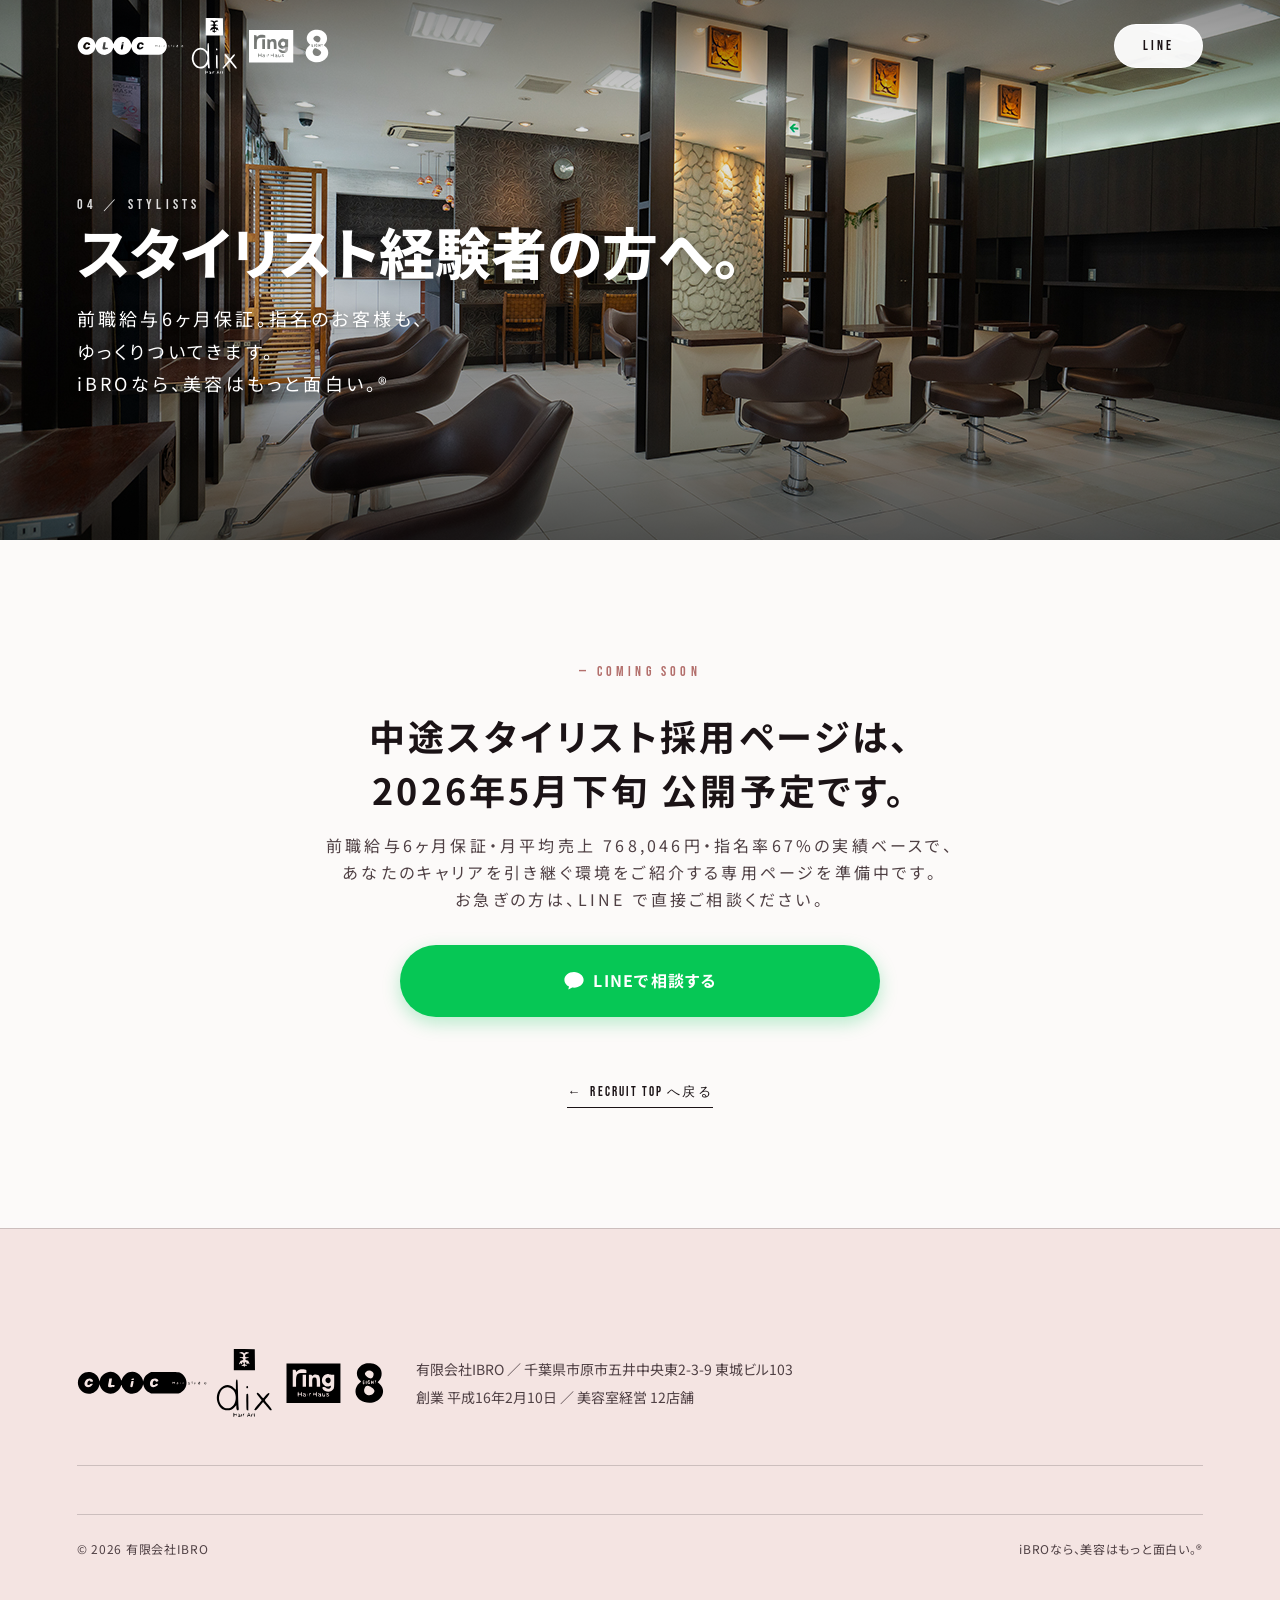
<file: stylist/index.html>
<!doctype html>
<html lang="ja">
<head>
<meta charset="utf-8">
<meta name="viewport" content="width=device-width, initial-scale=1, viewport-fit=cover">
<title>中途スタイリストのあなたへ｜iBRO 採用 2027</title>
<meta name="description" content="スタイリスト経験者の方へ。前職給与6ヶ月保証。指名のお客様も、ゆっくりついてきます。iBRO Group 中途スタイリスト採用ページ。">
<meta name="robots" content="noindex,nofollow">
<meta property="og:type" content="website">
<meta property="og:title" content="中途スタイリストのあなたへ｜iBRO 採用 2027">
<meta property="og:description" content="iBROなら、美容はもっと面白い。® 中途スタイリスト向け 採用ページは2026年5月下旬公開予定。">
<link rel="preconnect" href="https://fonts.googleapis.com">
<link rel="preconnect" href="https://fonts.gstatic.com" crossorigin>
<link rel="stylesheet" href="https://fonts.googleapis.com/css2?family=Bebas+Neue&family=Cormorant+Garamond:ital,wght@1,300&family=Noto+Sans+JP:wght@300;400;500;700;800&display=swap">
<link rel="stylesheet" href="../assets/css/main.css">
</head>
<body>

<header class="site-header">
  <a href="../" class="site-header__logo" aria-label="iBRO GROUP RECRUIT">
    <img src="../assets/img/logo01_all.svg" alt="iBRO GROUP">
  </a>
  <a href="https://lin.ee/tEnbUk7" target="_blank" rel="noopener" class="site-header__cta">LINE</a>
</header>

<section class="ph-hero">
  <div class="ph-hero__bg" style="background-image:url('../assets/img/pamphlet-136.jpg');"></div>
  <div class="ph-hero__content">
    <span class="ph-hero__label">04 ／ STYLISTS</span>
    <h1 class="ph-hero__title">スタイリスト経験者の方へ。</h1>
    <p class="ph-hero__line">前職給与6ヶ月保証。指名のお客様も、ゆっくりついてきます。<br>iBROなら、美容はもっと面白い。®</p>
  </div>
</section>

<section class="ph-body">
  <div class="ph-body__label">— COMING SOON</div>
  <h2 class="ph-body__title">中途スタイリスト採用ページは、<br>2026年5月下旬 公開予定です。</h2>
  <p class="ph-body__line">
    前職給与6ヶ月保証・月平均売上 768,046円・指名率67%の実績ベースで、<br>
    あなたのキャリアを引き継ぐ環境をご紹介する専用ページを準備中です。<br>
    お急ぎの方は、LINE で直接ご相談ください。
  </p>
  <div class="cta-stack" style="margin:32px auto 0;">
    <a class="btn btn--line btn--lg btn--block" href="https://lin.ee/tEnbUk7" target="_blank" rel="noopener">LINEで相談する</a>
  </div>
  <a href="../" class="ph-back">RECRUIT TOP へ戻る</a>
</section>

<footer class="footer">
  <div class="footer__head">
    <div class="footer__brand"><img src="../assets/img/logo01_all.svg" alt="iBRO GROUP"></div>
    <div class="footer__copy">有限会社IBRO ／ 千葉県市原市五井中央東2-3-9 東城ビル103<br>創業 平成16年2月10日 ／ 美容室経営 12店舗</div>
  </div>
  <div class="footer__bottom">
    <span>© 2026 有限会社IBRO</span>
    <span>iBROなら、美容はもっと面白い。®</span>
  </div>
</footer>

<a class="floating-cta btn btn--line btn--block" href="https://lin.ee/tEnbUk7" target="_blank" rel="noopener">LINEで相談する</a>
<script src="../assets/js/main.js" defer></script>
</body>
</html>
</file>
<file: assets/css/main.css>
/* =========================================================
   iBRO recruit.ibro.jp — Global Stylesheet
   v1.0 — 2026-05-06 (LIM)
   Design ref: piif.ac.jp / iBRO 採用パンフレット 2026
   ========================================================= */

/* -----------------------------------------------------------
   1. Reset & Base
   ----------------------------------------------------------- */
*, *::before, *::after { box-sizing: border-box; margin: 0; padding: 0; }
html { scroll-behavior: smooth; -webkit-text-size-adjust: 100%; }
body {
  font-family: "Noto Sans JP", "Hiragino Kaku Gothic ProN", "Yu Gothic", sans-serif;
  font-weight: 400;
  color: var(--ink);
  background: var(--bg);
  line-height: 1.7;
  letter-spacing: 0.2em;
  font-feature-settings: "palt";
  overflow-x: hidden;
}
/* Tighter spacing for UI components where 0.2em letter-spacing breaks layout. */
.site-header__cta,
.btn,
.card__title,
.card__line,
.card__label,
.card__cta,
.entry-numbers__value,
.entry-numbers__label,
.numbers__title,
.numbers__lead,
.num-item__value,
.num-item__label,
.num-item__unit,
.marquee__item,
.story-title,
.hero__title,
.ph-hero__title,
.final-cta__title,
.section__title,
.timeline__when,
.timeline__what,
.req-table__key,
.req-table__val,
.faq__q,
.faq__a,
.benefit__title,
.benefit__amount,
.benefit__desc,
.image-placeholder__title,
.image-placeholder__desc,
.academy-feature__title,
.academy-feature__desc,
.timeline-aside__title,
.timeline-aside__body,
.video-frame__caption,
.footer__copy,
.footer__col h4,
.footer__col li,
.footer__bottom {
  letter-spacing: normal;
}
img, video { max-width: 100%; height: auto; display: block; }
a { color: inherit; text-decoration: none; transition: opacity 0.3s ease; }
a:hover { opacity: 0.7; }
button { font: inherit; cursor: pointer; border: none; background: none; }
ul { list-style: none; }
:focus-visible { outline: 2px solid var(--sky-d); outline-offset: 4px; }

/* -----------------------------------------------------------
   2. Design Tokens
   ----------------------------------------------------------- */
:root {
  /* Colors — Palette 10-I  Shell Pink  */
  --bg:        #FCFAF9;          /* base warm-white */
  --bg-cream:  #F4E4E2;          /* shell pink band */
  --bg-sky:    #ECCFCC;          /* deeper shell band */
  --ink:       #1B1316;          /* warm near-black */
  --ink-2:     #4F4044;          /* sub text */
  --ink-3:     #998A8C;          /* caption/label (raised contrast) */
  --sky:       #D89996;          /* accent pink (was sky) */
  --sky-d:     #B36F6C;          /* accent pink dark (was sky-d) */
  --gold:      #B49680;          /* warm beige-gold for numbers */
  --line:      #06C755;          /* LINE brand green */
  --line-d:    #05A648;
  --rule:      rgba(27, 19, 22, 0.18);

  /* Typography */
  --fs-display-xl: clamp(72px, 16vw, 200px);
  --fs-display-lg: clamp(48px, 10vw, 120px);
  --fs-headline-md: clamp(28px, 6vw, 60px);
  --fs-headline-sm: clamp(20px, 4vw, 32px);
  --fs-body: clamp(15px, 1.6vw, 16px);
  --fs-label: clamp(10px, 1vw, 12px);

  --ff-en-bold: "Bebas Neue", sans-serif;
  --ff-en-italic: "Cormorant Garamond", serif;

  /* Spacing */
  --side-pad: clamp(20px, 6vw, 120px);
  --section-py: clamp(36px, 5vw, 80px);
  --text-max: 680px;
}

/* -----------------------------------------------------------
   3. Utility Layouts
   ----------------------------------------------------------- */
.section {
  padding: var(--section-py) var(--side-pad);
  position: relative;
}
.section--full {
  padding: var(--section-py) 0;
}
.section--cream { background: var(--bg-cream); }
.section--sky { background: var(--bg-sky); }
.section--ink {
  background: var(--ink);
  color: var(--bg);
}
.section--ink .section__label,
.section--ink .section__num { color: var(--bg); border-color: rgba(255,255,255,0.4); }

.text-block {
  max-width: var(--text-max);
}
.text-block--right { margin-left: auto; }

.section__head {
  display: flex;
  align-items: center;
  gap: 16px;
  margin-bottom: clamp(24px, 4vw, 48px);
}
.section__num {
  font-family: var(--ff-en-bold);
  font-size: 14px;
  letter-spacing: 0.18em;
  color: var(--sky-d);
}
.section__rule {
  flex: 1;
  height: 1px;
  background: var(--rule);
}
.section__label {
  font-family: var(--ff-en-italic);
  font-style: italic;
  font-weight: 300;
  font-size: 13px;
  color: var(--ink-2);
  letter-spacing: 0.12em;
}

.h-display {
  font-family: "Noto Sans JP", sans-serif;
  font-weight: 800;
  font-size: var(--fs-display-lg);
  line-height: 1.08;
  letter-spacing: -0.01em;
}
.h-headline {
  font-family: "Noto Sans JP", sans-serif;
  font-weight: 700;
  font-size: var(--fs-headline-md);
  line-height: 1.25;
  letter-spacing: 0;
}
.h-sub {
  font-family: "Noto Sans JP", sans-serif;
  font-weight: 500;
  font-size: var(--fs-headline-sm);
  line-height: 1.5;
}
.eyebrow {
  font-family: var(--ff-en-italic);
  font-style: italic;
  font-weight: 300;
  font-size: 14px;
  color: var(--ink-3);
  letter-spacing: 0.06em;
  display: block;
  margin-bottom: 12px;
}

p.lead {
  font-size: clamp(16px, 1.8vw, 19px);
  line-height: 2;
  color: var(--ink-2);
}
p { color: var(--ink-2); }
.muted { color: var(--ink-2); font-size: 14px; }
.highlight {
  color: var(--ink);
  font-weight: 800;
  background: linear-gradient(transparent 65%, rgba(216,153,150,0.32) 65%);
  padding: 0 2px;
}

/* -----------------------------------------------------------
   4. Header / Nav  (fixed + scroll-aware light/dark mode)
   ----------------------------------------------------------- */
.site-header {
  position: fixed;
  top: 0; left: 0; right: 0;
  z-index: 100;
  display: flex;
  justify-content: space-between;
  align-items: center;
  padding: 14px var(--side-pad);
  color: #fff;
  transition: background-color .35s ease, color .35s ease, box-shadow .35s ease, padding .35s ease;
  background: transparent;
  min-height: 60px;
}
/* Light mode: applied when overlapping a light section (auto via JS) */
.site-header.is-light {
  background: rgba(250,250,248,0.92);
  color: var(--ink);
  backdrop-filter: saturate(140%) blur(8px);
  -webkit-backdrop-filter: saturate(140%) blur(8px);
  box-shadow: 0 1px 0 rgba(26,17,8,0.06);
}
/* Manual fallback for static placeholders (when no JS or no hero) */
.site-header--static {
  position: static;
  background: var(--bg);
  color: var(--ink);
  border-bottom: 1px solid var(--rule);
}

.site-header__logo {
  display: inline-flex;
  align-items: center;
  height: 46px;
  min-height: 48px;       /* tap target */
  padding: 3px 0;
}
.site-header__logo img {
  height: 46px;
  width: auto;
  display: block;
  transition: filter .35s ease;
  /* on dark mode (default) the official-black SVG must be inverted to white */
  filter: brightness(0) invert(1);
}
.site-header.is-light .site-header__logo img,
.site-header--static .site-header__logo img {
  filter: none;
}
@media (min-width: 600px) {
  .site-header__logo { height: 56px; }
  .site-header__logo img { height: 56px; }
  .site-header { padding: 18px var(--side-pad); }
}
.site-header__cta {
  font-family: var(--ff-en-bold);
  font-size: 13px;
  letter-spacing: 0.22em;
  padding: 0 22px;
  height: 40px;
  line-height: 1;
  min-height: 44px;       /* tap target */
  border-radius: 100px;
  display: inline-flex;
  align-items: center;
  justify-content: center;
  white-space: nowrap;
  font-weight: 400;
  /* Dark-mode default: solid pill that reads on photos */
  background: rgba(255,255,255,0.95);
  color: var(--ink);
  border: 1px solid rgba(255,255,255,0.95);
  transition: background-color .25s ease, color .25s ease, border-color .25s ease, transform .25s ease;
}
.site-header__cta:hover {
  background: var(--ink);
  color: #fff;
  border-color: var(--ink);
  opacity: 1;
}
.site-header.is-light .site-header__cta,
.site-header--static .site-header__cta {
  background: var(--ink);
  color: #fff;
  border-color: var(--ink);
}
.site-header.is-light .site-header__cta:hover,
.site-header--static .site-header__cta:hover {
  background: var(--sky-d);
  border-color: var(--sky-d);
}
@media (min-width: 600px) {
  .site-header__cta { font-size: 14px; padding: 0 28px; height: 44px; }
}

/* Anchor scroll-margin so #id targets land below fixed header */
[id] { scroll-margin-top: 80px; }

/* prevent first-section content from sliding under fixed header on hero-less pages */
body { padding-top: 0; }
.body--has-static-header { padding-top: 0; }

/* -----------------------------------------------------------
   5. HERO (Pattern A — full bleed)
   ----------------------------------------------------------- */
.hero {
  position: relative;
  height: 92svh;
  min-height: 580px;
  width: 100%;
  overflow: hidden;
  color: #fff;
  display: flex;
  align-items: flex-end;
}
@supports not (height: 100svh) {
  .hero { height: 92vh; }
}
.hero__bg {
  position: absolute;
  inset: 0;
  background-size: cover;
  background-position: center;
  animation: heroZoom 9s ease-out forwards;
}
.hero__bg::after {
  content: "";
  position: absolute; inset: 0;
  /* sky-toned gradient (no pure black): light sky tint up top, deepening to navy-sky at bottom for text contrast */
  background:
    linear-gradient(180deg,
      rgba(40, 85, 130, 0.30) 0%,
      rgba(150, 195, 220, 0.05) 14%,
      rgba(150, 195, 220, 0.05) 42%,
      rgba(20, 55, 95, 0.55) 70%,
      rgba(12, 35, 70, 0.85) 100%);
}
@keyframes heroZoom {
  from { transform: scale(1.06); }
  to   { transform: scale(1); }
}
.hero__content {
  position: relative;
  z-index: 2;
  width: 100%;
  padding: var(--side-pad);
  padding-bottom: clamp(40px, 6vw, 80px);
  max-width: 1100px;
}
.hero__title {
  font-size: clamp(40px, 9vw, 96px);
  font-weight: 800;
  line-height: 1.12;
  letter-spacing: -0.015em;
  text-shadow: none;
}
.hero__title .line { display: block; opacity: 0; transform: translateY(28px); animation: heroLine .85s cubic-bezier(.2,.7,.2,1) forwards; }
.hero__title .line:nth-child(1) { animation-delay: 0.45s; }
.hero__title .line:nth-child(2) { animation-delay: 0.6s; }
.hero__title .line:nth-child(3) { animation-delay: 0.75s; }
@keyframes heroLine { to { opacity: 1; transform: none; } }

.hero__title .reg {
  font-size: 0.4em;
  vertical-align: super;
  font-weight: 500;
  margin-left: 4px;
  letter-spacing: 0;
  opacity: 0.9;
}
.hero__sub {
  margin-top: clamp(20px, 3vw, 32px);
  font-size: clamp(15px, 1.8vw, 20px);
  font-weight: 700;
  line-height: 1.8;
  letter-spacing: 0.06em;
  color: #FFF8E7;
  text-shadow: none;
  max-width: 640px;
}
.hero__sub-en {
  display: block;
  font-family: "Noto Sans JP", "Hiragino Kaku Gothic ProN", sans-serif;
  font-style: normal;
  font-weight: 500;
  font-size: 0.9em;
  margin-top: 10px;
  opacity: 1;
  color: #fff;
  letter-spacing: 0.08em;
  text-shadow: none;
}
.hero__label {
  position: absolute;
  top: clamp(96px, 12vw, 140px);
  left: var(--side-pad);
  font-family: var(--ff-en-bold);
  font-size: clamp(16px, 2.2vw, 24px);
  letter-spacing: 0.3em;
  color: #fff;
  text-shadow: none;
  z-index: 3;
}
.hero__scroll {
  position: absolute;
  bottom: 20px;
  left: 50%;
  transform: translateX(-50%);
  font-family: var(--ff-en-bold);
  font-size: 10px;
  letter-spacing: 0.3em;
  opacity: 0.95;
  color: #fff;
  text-shadow: none;
  z-index: 3;
}
.hero__scroll::after {
  content: "";
  display: block;
  width: 1px;
  height: 38px;
  background: currentColor;
  margin: 8px auto 0;
  animation: scrollPulse 2s ease-in-out infinite;
}
@keyframes scrollPulse { 0%,100%{opacity:.3} 50%{opacity:1} }

/* (note: hero gradient is consolidated above) */

/* -----------------------------------------------------------
   6. BIG STATEMENT
   ----------------------------------------------------------- */
.bigstmt__title {
  font-size: var(--fs-display-lg);
  font-weight: 800;
  line-height: 1.1;
  letter-spacing: -0.01em;
  margin-bottom: 40px;
}
.bigstmt__body {
  font-size: clamp(15px, 1.6vw, 18px);
  line-height: 2.2;
  color: var(--ink-2);
  max-width: 600px;
}

/* -----------------------------------------------------------
   7. Pattern B — Photo-Left + Text-Overlap
   ----------------------------------------------------------- */
.pattern-b {
  display: grid;
  grid-template-columns: 1fr;
  gap: 0;
  position: relative;
}
.pattern-b__photo {
  width: 100%;
  aspect-ratio: 4 / 3;
  background-size: cover;
  background-position: center;
}
.pattern-b__text {
  background: var(--bg);
  padding: clamp(32px, 5vw, 56px);
}
@media (min-width: 900px) {
  .pattern-b {
    grid-template-columns: 65% 40%;
    align-items: center;
  }
  .pattern-b__photo {
    aspect-ratio: 5 / 4;
    margin-left: calc(var(--side-pad) * -1);
    width: calc(100% + var(--side-pad));
  }
  .pattern-b__text {
    margin-left: -10%;
    padding: clamp(48px, 5vw, 72px);
    box-shadow: -2px 4px 32px rgba(26,17,8,0.06);
    z-index: 2;
  }
}

/* -----------------------------------------------------------
   8. Pattern C — Wide Banner + Big Text
   ----------------------------------------------------------- */
.pattern-c__banner {
  width: 100vw;
  margin-left: calc(var(--side-pad) * -1);
  margin-right: calc(var(--side-pad) * -1);
  height: 38vh;
  min-height: 240px;
  background-size: cover;
  background-position: center;
}
.pattern-c__body {
  padding-top: clamp(48px, 6vw, 80px);
  display: grid;
  grid-template-columns: 1fr;
  gap: 24px;
  align-items: end;
}
.pattern-c__num {
  font-family: var(--ff-en-bold);
  font-size: clamp(96px, 18vw, 220px);
  line-height: 0.9;
  color: var(--gold);
  letter-spacing: -0.02em;
}
@media (min-width: 900px) {
  .pattern-c__body {
    grid-template-columns: 1fr auto;
  }
}

/* -----------------------------------------------------------
   9. Pattern D — Big Text + Right Offset Photo
   ----------------------------------------------------------- */
.pattern-d {
  display: grid;
  grid-template-columns: 1fr;
  gap: 32px;
  align-items: start;
}
.pattern-d__photo {
  aspect-ratio: 4 / 5;
  background-size: cover;
  background-position: center;
}
@media (min-width: 900px) {
  .pattern-d {
    grid-template-columns: 55% 40%;
    gap: 5%;
  }
  .pattern-d__photo {
    margin-top: 60px;
  }
}

/* -----------------------------------------------------------
   10. Pattern E — Mosaic
   ----------------------------------------------------------- */
.pattern-e {
  display: grid;
  grid-template-columns: 1fr;
  gap: 16px;
  margin-bottom: clamp(48px, 8vw, 96px);
}
.pattern-e__lg {
  aspect-ratio: 4 / 5;
  background-size: cover;
  background-position: center;
}
.pattern-e__sm {
  aspect-ratio: 4 / 5;
  background-size: cover;
  background-position: center;
}
.pattern-e__quote {
  padding: 24px 0;
}
.pattern-e__quote .h-headline {
  font-size: clamp(20px, 2.4vw, 28px);
  line-height: 1.6;
}
.pattern-e__meta {
  font-family: var(--ff-en-bold);
  font-size: 13px;
  letter-spacing: 0.18em;
  color: var(--sky-d);
  margin-bottom: 12px;
}
@media (min-width: 900px) {
  .pattern-e {
    grid-template-columns: 1fr 1fr 1fr;
    gap: 40px;
    align-items: end;
  }
  .pattern-e__lg { grid-column: 1; aspect-ratio: 3 / 4; }
  .pattern-e__sm { grid-column: 2; aspect-ratio: 3 / 4; transform: translateY(40px); }
  .pattern-e__quote { grid-column: 3; }
}
.pattern-e--reverse .pattern-e__lg { grid-column: 3; }
.pattern-e--reverse .pattern-e__sm { grid-column: 2; }
.pattern-e--reverse .pattern-e__quote { grid-column: 1; }

/* -----------------------------------------------------------
   11. NUMBERS — Dark / count-up
   ----------------------------------------------------------- */
.numbers__title {
  font-size: var(--fs-display-lg);
  font-weight: 800;
  line-height: 1.1;
  margin-bottom: 24px;
}
.numbers__lead {
  font-size: clamp(15px, 1.4vw, 18px);
  color: rgba(255,255,255,0.88);
  margin-bottom: clamp(48px, 6vw, 80px);
  max-width: 580px;
  line-height: 1.9;
}
.numbers__grid {
  display: grid;
  grid-template-columns: 1fr;
  gap: 56px 32px;
}
.num-item__value {
  font-family: var(--ff-en-bold);
  font-size: clamp(64px, 9vw, 132px);
  line-height: 0.9;
  color: var(--gold);
  letter-spacing: -0.02em;
  display: flex;
  align-items: baseline;
  gap: 8px;
}
.num-item__unit {
  font-family: "Noto Sans JP";
  font-size: clamp(16px, 1.4vw, 20px);
  font-weight: 500;
  color: #fff;
  letter-spacing: 0.1em;
}
.num-item__label {
  font-size: 14px;
  color: rgba(255,255,255,0.86);
  margin-top: 10px;
  letter-spacing: 0.04em;
  line-height: 1.6;
}
@media (min-width: 600px) {
  .numbers__grid { grid-template-columns: 1fr 1fr; }
}
@media (min-width: 900px) {
  .numbers__grid { grid-template-columns: repeat(3, 1fr); }
}

/* -----------------------------------------------------------
   12. SCHEDULE — editorial timeline
   ----------------------------------------------------------- */
/* Wrapper that puts timeline left + supporting panel right on PC */
.timeline-wrap {
  margin-top: clamp(40px, 6vw, 64px);
  display: grid;
  grid-template-columns: 1fr;
  gap: clamp(40px, 6vw, 80px);
  align-items: start;
}
@media (min-width: 1000px) {
  .timeline-wrap { grid-template-columns: minmax(0, 1.1fr) minmax(0, 1fr); }
}
.timeline-aside {
  position: relative;
  background: var(--bg);
  border: 1px solid var(--rule);
  border-radius: 4px;
  padding: clamp(28px, 4vw, 48px);
}
.timeline-aside__eyebrow {
  font-family: var(--ff-en-bold);
  font-size: 12px;
  letter-spacing: 0.32em;
  color: var(--sky-d);
  margin-bottom: 16px;
}
.timeline-aside__title {
  font-size: clamp(18px, 2.4vw, 24px);
  font-weight: 700;
  line-height: 1.6;
  margin-bottom: 16px;
  color: var(--ink);
  text-wrap: balance;
}
.timeline-aside__body {
  font-size: clamp(14px, 1.4vw, 16px);
  line-height: 1.9;
  color: var(--ink-2);
}
.timeline-aside__divider {
  height: 1px;
  background: var(--rule);
  margin: clamp(20px, 3vw, 32px) 0;
}

.timeline {
  margin-top: 0;
  padding-left: 24px;
  position: relative;
}
.timeline::before {
  content: "";
  position: absolute;
  left: 0; top: 12px; bottom: 12px;
  width: 1px;
  background: var(--rule);
}
.timeline__row {
  display: grid;
  grid-template-columns: 100px 1fr;
  gap: 28px;
  padding: 18px 0;
  position: relative;
}
@media (max-width: 599px) {
  .timeline__row { grid-template-columns: 90px 1fr; gap: 20px; }
}
.timeline__row::before {
  content: "";
  position: absolute;
  left: -28px;
  top: 28px;
  width: 8px; height: 8px;
  background: var(--ink);
  border-radius: 50%;
}
.timeline__row--star::before {
  background: var(--gold);
  width: 14px; height: 14px;
  left: -31px;
  top: 25px;
  box-shadow: 0 0 0 6px rgba(196,150,40,0.18);
}
.timeline__when {
  font-family: var(--ff-en-bold);
  font-size: 18px;
  letter-spacing: 0.04em;
  color: var(--sky-d);
  white-space: nowrap;
}
.timeline__row--star .timeline__when { color: var(--gold); font-size: 22px; }
.timeline__what { font-size: 16px; line-height: 1.7; }
.timeline__row--star .timeline__what { font-weight: 700; font-size: 18px; }

/* -----------------------------------------------------------
   13. BENEFITS — irregular grid
   ----------------------------------------------------------- */
.benefits {
  display: grid;
  grid-template-columns: 1fr;
  gap: 12px;
  margin-top: clamp(28px, 4vw, 44px);
}
.benefit {
  display: flex;
  flex-direction: column;
  background: var(--bg);
  padding: clamp(24px, 3vw, 36px);
  border-radius: 4px;
  border: 1px solid var(--rule);
  position: relative;
}
/* Mobile: icon left, text right (all cards have icons now). */
@media (max-width: 599px) {
  .benefit {
    display: grid !important;
    grid-template-columns: 56px 1fr;
    column-gap: 16px;
    row-gap: 4px;
    align-items: start;
    padding: 18px 20px;
  }
  .benefit__icon {
    grid-row: 1 / -1;
    grid-column: 1;
    margin: 0 !important;
    width: 48px !important;
    height: 48px !important;
    align-self: start;
  }
  .benefit__head,
  .benefit__title,
  .benefit__desc {
    grid-column: 2;
  }
}
.benefit__icon {
  width: clamp(48px, 5vw, 64px);
  height: clamp(48px, 5vw, 64px);
  display: block;
  margin: 0 0 clamp(14px, 2vw, 20px);
  object-fit: contain;
  flex-shrink: 0;
}
.benefit__head {
  font-family: var(--ff-en-bold);
  font-size: 13px;
  letter-spacing: 0.16em;
  color: var(--sky-d);
  margin-bottom: 8px;
}
.benefit__title {
  font-weight: 700;
  font-size: clamp(18px, 2vw, 22px);
  line-height: 1.4;
  margin-bottom: 8px;
}
.benefit__amount {
  font-family: var(--ff-en-bold);
  font-size: clamp(26px, 4vw, 40px);
  color: var(--gold);
  margin-right: 4px;
}
.benefit__desc { color: var(--ink-2); font-size: 14px; }
@media (min-width: 600px) {
  .benefits { grid-template-columns: repeat(2, 1fr); gap: 14px; }
}
@media (min-width: 900px) {
  .benefits { grid-template-columns: repeat(3, 1fr); gap: 16px; }
}

/* -----------------------------------------------------------
   14. REQUIREMENTS — clean table
   ----------------------------------------------------------- */
.req-table {
  margin-top: clamp(40px, 6vw, 64px);
  border-top: 1px solid var(--rule);
}
.req-table__row {
  display: grid;
  grid-template-columns: 1fr;
  gap: 8px;
  padding: 20px 0;
  border-bottom: 1px solid var(--rule);
}
.req-table__key {
  font-weight: 700;
  font-size: 14px;
  color: var(--ink);
  letter-spacing: 0.08em;
}
.req-table__val {
  font-size: 15px;
  color: var(--ink-2);
  line-height: 1.8;
}
@media (min-width: 600px) {
  .req-table__row { grid-template-columns: 200px 1fr; gap: 32px; align-items: start; }
}

/* -----------------------------------------------------------
   15. FAQ
   ----------------------------------------------------------- */
.faq {
  margin-top: clamp(40px, 6vw, 64px);
  border-top: 1px solid var(--rule);
}
.faq__item {
  border-bottom: 1px solid var(--rule);
}
.faq__q {
  display: flex;
  justify-content: space-between;
  align-items: center;
  width: 100%;
  text-align: left;
  padding: 24px 0;
  font-size: clamp(15px, 1.6vw, 17px);
  font-weight: 700;
  line-height: 1.5;
  cursor: pointer;
  transition: color 0.3s ease;
}
.faq__q:hover { color: var(--sky-d); }
.faq__q::after {
  content: "+";
  font-family: var(--ff-en-bold);
  font-size: 28px;
  color: var(--sky-d);
  transition: transform 0.3s ease;
  margin-left: 16px;
  flex-shrink: 0;
}
.faq__item.is-open .faq__q::after { content: "−"; }
.faq__a {
  display: none;
  padding: 0 0 24px;
  color: var(--ink-2);
  font-size: 15px;
  line-height: 1.9;
  max-width: 720px;
}
.faq__item.is-open .faq__a { display: block; }

/* -----------------------------------------------------------
   16. FINAL CTA
   ----------------------------------------------------------- */
.final-cta {
  text-align: center;
  padding: clamp(40px, 6vw, 88px) var(--side-pad);
}
.final-cta__title {
  font-size: clamp(40px, 9vw, 100px);
  font-weight: 800;
  line-height: 1.15;
  margin-bottom: 24px;
}
.final-cta__sub {
  font-size: clamp(16px, 1.8vw, 20px);
  color: var(--ink-2);
  margin-bottom: clamp(40px, 6vw, 64px);
}
.cta-stack {
  display: flex;
  flex-direction: column;
  gap: 16px;
  max-width: 480px;
  margin: 0 auto;
}
.cta-stack__row {
  display: flex;
  flex-direction: column;
  gap: 12px;
  margin-top: 8px;
}
@media (min-width: 600px) {
  .cta-stack__row {
    display: grid;
    grid-template-columns: 1fr 1fr;
    gap: 16px;
  }
}

/* -----------------------------------------------------------
   17. Buttons
   ----------------------------------------------------------- */
.btn {
  display: inline-flex;
  align-items: center;
  justify-content: center;
  gap: 8px;
  padding: 18px 32px;
  border-radius: 100px;
  font-weight: 700;
  letter-spacing: 0.08em;
  font-size: 15px;
  transition: transform .3s, opacity .3s, box-shadow .3s;
}
.btn:hover { transform: translateY(-1px); opacity: 1; }
.btn--line {
  background: var(--line);
  color: #fff;
  box-shadow: 0 6px 18px rgba(6,199,85,0.28);
}
.btn--line:hover { background: var(--line-d); box-shadow: 0 10px 28px rgba(6,199,85,0.4); }
.btn--line::before {
  content: "";
  width: 22px; height: 22px;
  background: url('data:image/svg+xml;utf8,<svg xmlns="http://www.w3.org/2000/svg" viewBox="0 0 32 32" fill="white"><path d="M16 3C8.27 3 2 8.13 2 14.5c0 4.06 2.7 7.62 6.74 9.6l-.91 3.4c-.13.49.36.88.79.62L13.4 25.5c.85.12 1.72.2 2.6.2 7.73 0 14-5.13 14-11.2S23.73 3 16 3z"/></svg>') center/contain no-repeat;
}
.btn--ghost {
  background: transparent;
  color: var(--ink);
  border: 1px solid var(--ink);
}
.btn--ghost:hover { background: var(--ink); color: var(--bg); }
.btn--gold {
  background: var(--ink);
  color: var(--bg);
}
.btn--lg { padding: 22px 40px; font-size: 16px; }
.btn--block { width: 100%; }

/* -----------------------------------------------------------
   18. Floating LINE CTA (mobile-first, all pages)
   ----------------------------------------------------------- */
.floating-cta {
  position: fixed;
  left: 16px;
  right: 16px;
  bottom: max(16px, env(safe-area-inset-bottom, 16px));
  z-index: 100;
  margin: 0 auto;
  width: auto;
  max-width: min(420px, calc(100vw - 32px));
  box-sizing: border-box;
  opacity: 0;
  transform: translateY(20px);
  transition: opacity .4s, transform .4s;
  pointer-events: none;
}
.floating-cta.is-visible {
  opacity: 1;
  transform: translateY(0);
  pointer-events: auto;
}
.floating-cta.is-hidden-by-footer {
  opacity: 0 !important;
  transform: translateY(20px) !important;
  pointer-events: none !important;
}
@media (min-width: 900px) {
  .floating-cta { display: none; }
}
/* Reserve breathing room at the bottom of the page so footer copyright
   isn't covered by the floating CTA (mobile only). */
@media (max-width: 899px) {
  .footer { padding-bottom: clamp(96px, 22vw, 140px); }
}

/* -----------------------------------------------------------
   19. Entry Page (Hub) — 5 Cards
   ----------------------------------------------------------- */
.entry-numbers {
  display: grid;
  grid-template-columns: 1fr;
  gap: 0;
  border-top: 1px solid var(--rule);
  border-bottom: 1px solid var(--rule);
  padding: clamp(48px, 8vw, 80px) var(--side-pad);
  text-align: center;
}
.entry-numbers__item { padding: 24px; }
.entry-numbers__item + .entry-numbers__item { border-top: 1px solid var(--rule); }
.entry-numbers__value {
  font-family: var(--ff-en-bold);
  font-size: clamp(48px, 10vw, 96px);
  color: var(--gold);
  line-height: 0.9;
}
.entry-numbers__label {
  font-size: 13px;
  color: var(--ink-2);
  margin-top: 12px;
  letter-spacing: 0.1em;
}
@media (min-width: 600px) {
  .entry-numbers { grid-template-columns: repeat(3, 1fr); }
  .entry-numbers__item + .entry-numbers__item { border-top: 0; border-left: 1px solid var(--rule); }
}

.cards {
  display: grid;
  grid-template-columns: 1fr;
  gap: 12px;
  padding: clamp(28px, 5vw, 56px) var(--side-pad);
}
@media (min-width: 700px) {
  .cards { grid-template-columns: repeat(2, 1fr); gap: 16px; }
  .cards .card:nth-child(5) { grid-column: 1 / -1; }
}
@media (min-width: 1100px) {
  .cards { grid-template-columns: repeat(5, 1fr); gap: 14px; }
  .cards .card { aspect-ratio: 3 / 4.4; }
  .cards .card:nth-child(1),
  .cards .card:nth-child(5) { grid-column: auto; aspect-ratio: 3 / 4.4; }
}
.card {
  position: relative;
  display: block;
  aspect-ratio: 16 / 9;
  overflow: hidden;
  background: var(--ink);
  color: #fff;
  border-radius: 4px;
  cursor: pointer;
  transition: transform .4s ease;
}
.card:hover { transform: translateY(-2px); }
.card__bg {
  position: absolute; inset: 0;
  background-size: cover;
  background-position: center;
  opacity: 0.7;
  transition: transform 1.2s ease, opacity .4s ease;
}
.card:hover .card__bg { transform: scale(1.04); opacity: 0.6; }
.card__bg::after {
  content: "";
  position: absolute; inset: 0;
  background: linear-gradient(180deg,
    rgba(0,0,0,0.35) 0%,
    rgba(0,0,0,0.15) 30%,
    rgba(0,0,0,0.55) 70%,
    rgba(0,0,0,0.85) 100%);
}
.card__inner {
  position: relative;
  z-index: 2;
  height: 100%;
  padding: clamp(20px, 3vw, 36px);
  display: flex;
  flex-direction: column;
  justify-content: space-between;
}
.card__label {
  font-family: var(--ff-en-bold);
  font-size: 13px;
  letter-spacing: 0.18em;
  color: #fff;
  opacity: 0.95;
  text-shadow: 0 1px 6px rgba(0,0,0,0.6);
}
.card__title {
  font-size: clamp(22px, 3vw, 32px);
  font-weight: 800;
  line-height: 1.3;
  margin-bottom: 8px;
  color: #fff;
  text-shadow: 0 2px 8px rgba(0,0,0,0.55);
}
.card__line {
  font-size: 14px;
  line-height: 1.7;
  color: #FFF8E7;
  opacity: 1;
  font-weight: 500;
  max-width: 320px;
  text-shadow:
    0 1px 4px rgba(0,0,0,0.7),
    0 2px 12px rgba(0,0,0,0.5);
}
.card__cta {
  display: inline-flex;
  align-items: center;
  gap: 8px;
  margin-top: 12px;
  font-family: var(--ff-en-bold);
  font-size: 12px;
  letter-spacing: 0.18em;
  border-bottom: 1px solid currentColor;
  padding-bottom: 4px;
  align-self: flex-start;
}
.card__cta::after { content: "→"; }
@media (min-width: 600px) {
  .cards { grid-template-columns: repeat(2, 1fr); gap: 20px; }
}
@media (min-width: 1100px) {
  .cards { grid-template-columns: repeat(5, 1fr); gap: 12px; }
  .card { aspect-ratio: 3 / 5; }
  .card:nth-child(odd) { transform: translateY(0); }
  .card:nth-child(even) { transform: translateY(28px); }
  .card:nth-child(odd):hover { transform: translateY(-2px); }
  .card:nth-child(even):hover { transform: translateY(26px); }
}

/* -----------------------------------------------------------
   20. Placeholder Pages
   ----------------------------------------------------------- */
.ph-hero {
  height: 60svh;
  min-height: 380px;
  position: relative;
  display: flex;
  align-items: center;
  padding: 80px var(--side-pad) 32px;  /* top space for fixed header */
  color: #fff;
  overflow: hidden;
}
@supports not (height: 100svh) {
  .ph-hero { height: 60vh; }
}
.ph-hero__bg {
  position: absolute; inset: 0;
  background-size: cover;
  background-position: center;
}
.ph-hero__bg::after {
  content: "";
  position: absolute; inset: 0;
  background:
    linear-gradient(180deg, rgba(0,0,0,0.45) 0%, rgba(0,0,0,0.10) 25%, rgba(0,0,0,0.20) 55%, rgba(0,0,0,0.65) 100%);
}
.ph-hero__content { position: relative; z-index: 2; max-width: 720px; }
.ph-hero__label {
  font-family: var(--ff-en-bold);
  font-size: 14px;
  letter-spacing: 0.3em;
  opacity: 0.85;
  margin-bottom: 16px;
}
.ph-hero__title {
  font-size: clamp(28px, 5vw, 56px);
  font-weight: 800;
  line-height: 1.25;
  margin-bottom: 16px;
  text-shadow: 0 2px 16px rgba(0,0,0,0.35);
}
.ph-hero__line {
  font-size: clamp(14px, 1.6vw, 18px);
  line-height: 1.8;
  max-width: 540px;
  color: #fff;
  text-shadow: 0 1px 10px rgba(0,0,0,0.45);
}
.ph-hero__label {
  text-shadow: 0 1px 6px rgba(0,0,0,0.55);
}
.ph-body {
  text-align: center;
  padding: clamp(64px, 10vw, 120px) var(--side-pad);
}
.ph-body__label {
  font-family: var(--ff-en-bold);
  font-size: 14px;
  letter-spacing: 0.3em;
  color: var(--sky-d);
  margin-bottom: 24px;
}
.ph-body__title {
  font-size: clamp(22px, 3.5vw, 36px);
  font-weight: 700;
  line-height: 1.5;
  margin-bottom: 16px;
}
.ph-body__line {
  color: var(--ink-2);
  margin-bottom: 32px;
}
.ph-back {
  display: inline-flex;
  align-items: center;
  gap: 8px;
  margin-top: clamp(40px, 6vw, 64px);
  font-family: var(--ff-en-bold);
  font-size: 13px;
  letter-spacing: 0.16em;
  color: var(--ink);
  border-bottom: 1px solid var(--ink);
  padding-bottom: 4px;
}
.ph-back::before { content: "←"; }

/* -----------------------------------------------------------
   21. Footer
   ----------------------------------------------------------- */
.footer {
  padding: clamp(64px, 10vw, 120px) var(--side-pad);
  background: var(--bg-cream);
  border-top: 1px solid var(--rule);
}
.footer__head {
  display: grid;
  grid-template-columns: 1fr;
  gap: 32px;
  margin-bottom: 48px;
  padding-bottom: 48px;
  border-bottom: 1px solid var(--rule);
}
@media (min-width: 600px) {
  .footer__head { grid-template-columns: auto 1fr; align-items: center; }
}
.footer__brand {
  font-family: var(--ff-en-bold);
  font-size: 28px;
  letter-spacing: 0.1em;
}
.footer__brand small { display: block; font-size: 10px; letter-spacing: 0.3em; margin-top: 4px; font-family: "Noto Sans JP"; font-weight: 500; }
.footer__copy { color: var(--ink-2); font-size: 14px; line-height: 2; }
.footer__cols {
  display: grid;
  grid-template-columns: 1fr;
  gap: 32px;
}
@media (min-width: 600px) { .footer__cols { grid-template-columns: 1fr 1fr; } }
@media (min-width: 900px) { .footer__cols { grid-template-columns: 1.2fr 1fr 1fr; } }
.footer__col h4 {
  font-family: var(--ff-en-bold);
  font-size: 13px;
  letter-spacing: 0.18em;
  color: var(--sky-d);
  margin-bottom: 16px;
}
.footer__col li { font-size: 14px; padding: 6px 0; color: var(--ink-2); }
.footer__bottom {
  margin-top: 48px;
  padding-top: 24px;
  border-top: 1px solid var(--rule);
  font-size: 12px;
  color: var(--ink-2);
  display: flex;
  flex-wrap: wrap;
  justify-content: space-between;
  gap: 12px;
  letter-spacing: 0.06em;
}
.footer__brand img {
  height: 56px;
  width: auto;
  display: block;
}
@media (min-width: 600px) {
  .footer__brand img { height: 68px; }
}

/* -----------------------------------------------------------
   22. Animations on Scroll
   ----------------------------------------------------------- */
.fade-up {
  opacity: 0;
  transform: translateY(28px);
  transition: opacity .7s cubic-bezier(.2,.7,.2,1), transform .7s cubic-bezier(.2,.7,.2,1);
}
.fade-up.is-in { opacity: 1; transform: none; }
.fade-up--delay-1 { transition-delay: 0.1s; }
.fade-up--delay-2 { transition-delay: 0.2s; }
.fade-up--delay-3 { transition-delay: 0.3s; }

/* -----------------------------------------------------------
   23. Video block — definition moved to UI gimmicks section (16:9 horizontal)
   ----------------------------------------------------------- */
.video-caption {
  text-align: center;
  margin-top: 24px;
  font-size: 14px;
  color: var(--ink-2);
  letter-spacing: 0.06em;
}

/* -----------------------------------------------------------
   24. Highlight bullets (Reasons)
   ----------------------------------------------------------- */
.bullets {
  list-style: none;
  margin: 24px 0 0;
  padding: 0;
  display: flex;
  flex-direction: column;
  gap: 12px;
}
.bullets li {
  position: relative;
  padding-left: 28px;
  color: var(--ink);
  font-size: 15px;
  line-height: 1.7;
}
.bullets li::before {
  content: "";
  position: absolute;
  left: 0; top: 12px;
  width: 16px; height: 1px;
  background: var(--gold);
}
.bullets li strong { font-weight: 700; }

/* -----------------------------------------------------------
   25. Print
   ----------------------------------------------------------- */
@media print {
  .floating-cta, .site-header__cta { display: none; }
  body { background: #fff; }
}

/* ============================================================
   STORYTELLING LP — chapter / readmore / progress bar / next-arrow
   岩田指示「タイトル+サブだけで概要OK・読みたい人だけアコーディオンで展開」
   ============================================================ */

/* ---- Story section wrapper (entry hub & subpages) ---- */
.story-section {
  padding: clamp(28px, 5vw, 64px) var(--side-pad);
}
.story-inner {
  max-width: 880px;
  margin: 0 auto;
}
/* On PC, constrain direct text children of story-section so they don't sprawl
   left while right side stays empty. The container is centered. readmore__body
   is intentionally NOT constrained — it should span full content width. */
@media (min-width: 1100px) {
  .story-section > .chapter,
  .story-section > .story-title,
  .story-section > .story-sub,
  .story-section > .readmore,
  .story-section > .next-arrow,
  .story-section > .timeline-wrap,
  .story-section > .req-table,
  .story-section > .faq,
  .story-section > .benefits,
  .story-section > .numbers__title,
  .story-section > .numbers__lead,
  .story-section > .numbers__grid,
  .section.story-section > .chapter,
  .section.story-section > .story-title,
  .section.story-section > .story-sub,
  .section.story-section > .readmore,
  .section.story-section > .next-arrow,
  .section.story-section > .timeline-wrap,
  .section.story-section > .req-table,
  .section.story-section > .faq,
  .section.story-section > .benefits {
    max-width: 1100px;
    margin-left: auto;
    margin-right: auto;
  }
}
.story-section .entry-numbers {
  margin-top: clamp(32px, 5vw, 56px);
  border-top: 1px solid var(--rule);
  border-bottom: 1px solid var(--rule);
  padding: clamp(40px, 6vw, 64px) 0;
}
.story-section .entry-numbers__value {
  font-size: clamp(40px, 7vw, 72px);
}

/* ---- Scroll progress bar (top fixed) ---- */
.scroll-progress {
  position: fixed;
  top: 0; left: 0;
  height: 2px;
  width: 0%;
  background: var(--sky-d);
  z-index: 200;
  pointer-events: none;
  transition: width 0.1s linear;
}

/* ---- Chapter / eyebrow label ---- */
.chapter {
  display: inline-flex;
  align-items: center;
  gap: 14px;
  font-family: "Bebas Neue", sans-serif;
  font-size: clamp(17px, 1.9vw, 22px);
  letter-spacing: 0.28em;
  text-transform: uppercase;
  color: var(--ink);
  font-weight: 400;
  margin-bottom: clamp(16px, 2.4vw, 24px);
  line-height: 1;
}
.chapter__num {
  font-size: clamp(13px, 1.4vw, 16px);
  letter-spacing: 0.18em;
  color: var(--ink);
  border: 1.5px solid var(--ink);
  padding: 7px 14px;
  border-radius: 100px;
  font-weight: 500;
  line-height: 1;
}
/* Dark sections: white eyebrow on ink bg */
.section--ink .chapter,
.story-section.section--ink .chapter { color: #fff; }
.section--ink .chapter__num,
.story-section.section--ink .chapter__num {
  color: #fff;
  border-color: rgba(255,255,255,0.7);
}

/* ---- Section big-title (chapter style) ---- */
.story-title {
  font-family: "Noto Sans JP", sans-serif;
  font-weight: 800;
  font-size: clamp(28px, 6vw, 64px);
  line-height: 1.2;
  letter-spacing: -0.01em;
  color: var(--ink);
  margin-bottom: clamp(14px, 2.2vw, 24px);
}
.story-sub {
  font-size: clamp(15px, 1.8vw, 19px);
  line-height: 1.9;
  color: var(--ink-2);
  max-width: 640px;
  margin-bottom: clamp(20px, 2.8vw, 32px);
}

/* ---- Read more accordion ---- */
.readmore {
  display: inline-flex;
  align-items: center;
  gap: 10px;
  background: transparent;
  border: 1px solid var(--ink);
  border-radius: 100px;
  padding: 12px 24px;
  font-family: "Noto Sans JP", sans-serif;
  font-weight: 700;
  font-size: 13px;
  letter-spacing: 0.12em;
  color: var(--ink);
  cursor: pointer;
  transition: background 0.3s ease, color 0.3s ease, transform 0.3s ease;
  min-height: 44px;
}
.readmore:hover { background: var(--ink); color: var(--bg); transform: translateY(-1px); }
.readmore::after {
  content: "▼";
  font-size: 10px;
  transition: transform 0.4s ease;
}
.readmore.is-open::after { transform: rotate(180deg); }

.readmore__body {
  max-height: 0;
  overflow: hidden;
  opacity: 0;
  margin-top: 0;
  transition: max-height 0.7s cubic-bezier(.2,.7,.2,1), opacity 0.5s ease, margin-top 0.5s ease;
}
.readmore__body.is-open {
  max-height: 4000px;
  opacity: 1;
  margin-top: clamp(28px, 4vw, 48px);
}
.readmore__body p {
  font-size: clamp(15px, 1.7vw, 17px);
  line-height: 2.1;
  color: var(--ink-2);
  margin-bottom: 1.4em;
  max-width: none;
}
.readmore__body p strong {
  color: var(--ink);
  font-weight: 700;
  background: linear-gradient(transparent 65%, rgba(216,153,150,0.32) 65%);
  padding: 0 2px;
}
.readmore__body blockquote {
  border-left: 2px solid var(--sky-d);
  padding-left: 24px;
  margin: 28px 0;
  font-size: clamp(17px, 2vw, 20px);
  line-height: 1.9;
  color: var(--ink);
  font-weight: 500;
  font-feature-settings: "palt";
  max-width: none;
}
.readmore__body blockquote cite {
  display: block;
  margin-top: 8px;
  font-style: normal;
  font-size: 12px;
  letter-spacing: 0.12em;
  color: var(--ink-3);
}

/* ---- Next-arrow (section transition) ---- */
.next-arrow {
  display: flex;
  flex-direction: column;
  align-items: center;
  margin: clamp(16px, 2.5vw, 32px) auto 0;
  opacity: 0.5;
  font-family: "Bebas Neue", sans-serif;
  font-size: 10px;
  letter-spacing: 0.32em;
  color: var(--ink-2);
}
.next-arrow::after {
  content: "";
  display: block;
  width: 1px;
  height: 20px;
  background: var(--ink-2);
  margin-top: 8px;
  animation: arrowPulse 2.4s ease-in-out infinite;
}
@keyframes arrowPulse {
  0%,100% { opacity: 0.3; transform: scaleY(1); transform-origin: top; }
  50% { opacity: 1; transform: scaleY(1); }
}

/* ============================================================
   V3 — HUMAN MADE motif overrides
   White-space-first / extreme typography contrast / full-bleed photos
   ============================================================ */
.body--v3 {
  --side-pad: clamp(24px, 8vw, 160px);
  --section-py: clamp(120px, 18vw, 240px);
  --text-max: 560px;
}
.body--v3 .section { padding: var(--section-py) var(--side-pad); }
.body--v3 .section__head { margin-bottom: clamp(40px, 6vw, 72px); }

/* Hero v3 — bigger, slower, with poetic line breaks */
.body--v3 .hero { height: 100svh; min-height: 640px; }
@supports not (height: 100svh) { .body--v3 .hero { height: 100vh; } }
.body--v3 .hero__title {
  font-size: clamp(48px, 12vw, 140px);
  line-height: 1.06;
  letter-spacing: -0.02em;
}
.body--v3 .hero__title .line { animation-duration: 1.0s; }
.body--v3 .hero__title .line:nth-child(1) { animation-delay: 0.55s; }
.body--v3 .hero__title .line:nth-child(2) { animation-delay: 0.75s; }
.body--v3 .hero__title .line:nth-child(3) { animation-delay: 0.95s; }
.body--v3 .hero__sub {
  margin-top: clamp(28px, 4vw, 44px);
  font-size: clamp(14px, 1.5vw, 17px);
  letter-spacing: 0.06em;
  line-height: 2.0;
}
.body--v3 .hero__sub-en {
  font-family: "Bebas Neue", sans-serif;
  font-style: normal;
  text-transform: uppercase;
  font-size: clamp(13px, 1.4vw, 16px);
  letter-spacing: 0.32em;
  margin-top: 18px;
  opacity: 0.9;
}
.body--v3 .hero__label { letter-spacing: 0.36em; opacity: 0.95; }

/* Eyebrow English label (uppercase, wide tracking) */
.eyebrow-en {
  display: inline-block;
  font-family: "Bebas Neue", sans-serif;
  font-size: clamp(11px, 1.2vw, 14px);
  letter-spacing: 0.32em;
  text-transform: uppercase;
  color: var(--sky-d);
  margin-bottom: clamp(20px, 3vw, 32px);
}
.eyebrow-en::before { content: "—"; margin-right: 12px; opacity: 0.6; }

/* Big Statement v3 — extreme size, generous breathing */
.body--v3 .bigstmt__title {
  font-size: clamp(56px, 12vw, 160px);
  line-height: 1.04;
  letter-spacing: -0.02em;
  margin-bottom: clamp(48px, 6vw, 80px);
}
.body--v3 .bigstmt__body {
  font-size: clamp(15px, 1.6vw, 18px);
  line-height: 2.4;
  max-width: 540px;
}
.body--v3 .bigstmt__body span {
  display: block;
  margin-bottom: 0.75em;
}

/* Full-bleed photo block */
.photo-block {
  position: relative;
  width: 100%;
  height: clamp(320px, 55vh, 680px);
  overflow: hidden;
  margin: 0;
}
/* Tall variant — for hero-grade photos that deserve more vertical space on PC. */
.photo-block--tall { height: clamp(280px, 50vh, 560px); }
@media (min-width: 900px) {
  .photo-block--tall { height: clamp(480px, 70vh, 760px); }
}
/* Mobile: shift subject up by anchoring background to upper-third */
@media (max-width: 599px) {
  .photo-block--tall .photo-block__bg {
    background-position: center 25% !important;
  }
}
.photo-block__bg {
  position: absolute; inset: 0;
  background-size: cover;
  background-position: center;
  transform: scale(1.04);
  transition: transform 1.5s ease-out;
}
.photo-block.is-in .photo-block__bg { transform: scale(1.0); }
.photo-block__caption {
  position: absolute;
  bottom: clamp(24px, 4vw, 48px);
  left: var(--side-pad);
  color: #fff;
  font-family: "Bebas Neue", sans-serif;
  font-size: clamp(11px, 1.2vw, 14px);
  letter-spacing: 0.32em;
  text-transform: uppercase;
  text-shadow: 0 1px 6px rgba(0,0,0,0.55);
  z-index: 2;
}

/* Reason v3 — text-only, dramatic spacing */
.reason-v3 {
  max-width: 780px;
}
.reason-v3 .h-display {
  font-size: clamp(40px, 8vw, 96px);
  line-height: 1.08;
  letter-spacing: -0.015em;
  margin-bottom: clamp(32px, 4vw, 48px);
}
.reason-v3 .h-display span { display: block; }
.reason-v3 .lead {
  font-size: clamp(15px, 1.6vw, 18px);
  line-height: 2.1;
  color: var(--ink-2);
  max-width: 520px;
}
.reason-v3 .bullets {
  margin-top: clamp(36px, 5vw, 56px);
  gap: 18px;
}
.reason-v3 .bullets li {
  font-size: clamp(14px, 1.4vw, 16px);
  line-height: 1.9;
}

/* Reduce motion */
@media (prefers-reduced-motion: reduce) {
  .photo-block__bg { transform: none !important; transition: none; }
  .body--v3 .hero__bg { animation: none; }
}

/* ============================================================
   PRO LP UI GIMMICKS — parallax / text reveal / mask reveal /
   marquee / magnetic / ken-burns / japanese-aware line breaks
   ============================================================ */

/* ---- Japanese line-break helpers (apply globally to display text) ---- */
.hero__title,
.hero__sub,
.story-title,
.story-sub,
.ph-hero__title,
.ph-hero__line,
.final-cta__title,
.final-cta__sub,
.card__title,
.card__line,
.section__title {
  word-break: keep-all;
  overflow-wrap: anywhere;
  font-feature-settings: "palt";
  line-break: strict;
}
.story-title,
.ph-hero__title,
.hero__title,
.final-cta__title,
.section__title {
  text-wrap: balance;
}
.story-sub,
.ph-hero__line,
.final-cta__sub {
  text-wrap: pretty;
}

/* ---- Ken Burns (slow zoom on hero / ph-hero bg) ---- */
.hero__bg.ken-burns,
.ph-hero__bg.ken-burns {
  animation: kenBurns 24s ease-in-out infinite alternate;
  transform-origin: center 42%;
}
@keyframes kenBurns {
  0%   { transform: scale(1.02) translate3d(0, 0, 0); }
  50%  { transform: scale(1.07) translate3d(-1.4%, -0.8%, 0); }
  100% { transform: scale(1.10) translate3d(-2.4%, -1.6%, 0); }
}
@media (prefers-reduced-motion: reduce) {
  .hero__bg.ken-burns,
  .ph-hero__bg.ken-burns { animation: none; }
}

/* ---- Parallax — JS-driven translateY ---- */
.parallax-bg,
.parallax-content { will-change: transform; }

/* ---- Block-level reveal (Japanese-safe: keep natural wrapping) ----
   We animate the whole text block instead of per-character to avoid
   inline-block segmentation breaking Japanese line wrapping. */
.reveal-words {
  display: block;
  opacity: 0;
  transform: translateY(36px);
  transition: opacity 1s cubic-bezier(.2,.7,.2,1),
              transform 1s cubic-bezier(.2,.7,.2,1);
}
.reveal-words.is-in {
  opacity: 1;
  transform: translateY(0);
}

/* ---- Mask reveal (clip-path image entry) ---- */
.mask-reveal {
  clip-path: inset(0 100% 0 0);
  transition: clip-path 1.3s cubic-bezier(.2,.7,.2,1);
}
.mask-reveal.is-in { clip-path: inset(0 0 0 0); }
.mask-reveal--vertical { clip-path: inset(100% 0 0 0); }
.mask-reveal--vertical.is-in { clip-path: inset(0 0 0 0); }

/* ---- Side decoration on right margin (PC only) ---- */
.story-section { position: relative; }
@media (min-width: 1100px) {
  .story-section[data-deco]::after {
    content: attr(data-deco);
    position: absolute;
    top: 50%;
    right: clamp(20px, 3vw, 56px);
    transform: translateY(-50%) rotate(90deg);
    transform-origin: right center;
    font-family: "Bebas Neue", sans-serif;
    font-size: 12px;
    letter-spacing: 0.5em;
    color: var(--ink-3);
    white-space: nowrap;
    opacity: 0.55;
    pointer-events: none;
  }
  .story-section[data-deco-italic]::before {
    content: attr(data-deco-italic);
    position: absolute;
    top: 10%;
    right: clamp(40px, 5vw, 90px);
    font-family: "Cormorant Garamond", serif;
    font-style: italic;
    font-weight: 300;
    font-size: clamp(28px, 3.6vw, 52px);
    color: var(--ink-3);
    opacity: 0.22;
    pointer-events: none;
    line-height: 1;
    white-space: nowrap;
    z-index: 0;
    letter-spacing: 0;
  }
  .story-inner { position: relative; z-index: 1; }
}

/* ---- Marquee (running text band) ---- */
.marquee {
  overflow: hidden;
  border-top: 1px solid var(--rule);
  border-bottom: 1px solid var(--rule);
  padding: 12px 0;
  background: var(--bg);
  position: relative;
}
.marquee--ink { background: var(--ink); border-color: rgba(255,255,255,0.18); }
.marquee--ink .marquee__item { color: rgba(255,255,255,0.86); }
.marquee--ink .marquee__item::after { color: var(--sky); }
.marquee__track {
  display: flex;
  width: max-content;
  animation: marqueeScroll 38s linear infinite;
  white-space: nowrap;
}
.marquee--reverse .marquee__track { animation-direction: reverse; }
.marquee:hover .marquee__track { animation-play-state: paused; }
.marquee__item {
  display: inline-flex;
  align-items: center;
  padding: 0 28px;
  font-family: "Noto Sans JP", "Hiragino Kaku Gothic ProN", sans-serif;
  font-style: normal;
  font-weight: 500;
  font-size: clamp(14px, 1.4vw, 18px);
  color: var(--ink-2);
  letter-spacing: 0.08em;
}
.marquee__item::after {
  content: "✦";
  margin-left: 28px;
  color: var(--sky-d);
  font-style: normal;
  font-size: 0.7em;
}
@keyframes marqueeScroll {
  from { transform: translate3d(0, 0, 0); }
  to   { transform: translate3d(-50%, 0, 0); }
}
@media (prefers-reduced-motion: reduce) {
  .marquee__track { animation: none; }
}

/* ---- Magnetic hover (subtle pull toward cursor) ---- */
.magnet {
  transition: transform 0.32s cubic-bezier(.2,.7,.2,1);
  will-change: transform;
}

/* ---- Pull-quote (Japanese-friendly: gothic, separated lines) ---- */
.story-pullquote {
  font-family: "Noto Sans JP", "Hiragino Kaku Gothic ProN", sans-serif;
  font-style: normal;
  font-weight: 600;
  font-size: clamp(20px, 3.4vw, 34px);
  line-height: 1.7;
  letter-spacing: 0.04em;
  color: var(--ink);
  max-width: 760px;
  margin: clamp(36px, 5vw, 64px) auto;
  text-align: center;
  text-wrap: balance;
  position: relative;
}
.story-pullquote::before,
.story-pullquote::after {
  content: "";
  display: block;
  margin: clamp(14px, 2vw, 24px) auto;
  width: 56px;
  height: 1px;
  background: var(--ink-2);
  opacity: 0.4;
}

/* ---- Vertical word rail (sidekick on PC for hero/big sections) ---- */
.vertical-rail {
  display: none;
}
@media (min-width: 1200px) {
  .vertical-rail {
    display: block;
    position: absolute;
    top: 50%;
    right: 24px;
    transform: translateY(-50%);
    writing-mode: vertical-rl;
    font-family: "Bebas Neue", sans-serif;
    font-size: 11px;
    letter-spacing: 0.5em;
    color: var(--ink-3);
    opacity: 0.7;
    z-index: 5;
    pointer-events: none;
  }
  .hero .vertical-rail,
  .ph-hero .vertical-rail { color: rgba(255,255,255,0.7); }
}

/* ---- Video embed frame (horizontal 16:9, fully responsive) ---- */
.video-frame {
  margin: clamp(28px, 4vw, 48px) auto 0;
  position: relative;
  border: 1px solid var(--rule);
  border-radius: 4px;
  overflow: hidden;
  background: transparent;
  width: 100%;
  max-width: 1280px;
}
/* The 16:9 wrapper guarantees aspect ratio at every viewport size. */
.video-frame__player {
  position: relative;
  width: 100%;
  aspect-ratio: 16 / 9;
  background: transparent;
  overflow: hidden;
}
.video-frame__media {
  position: absolute;
  inset: 0;
  width: 100%;
  height: 100%;
  display: block;
  object-fit: cover;
  background: transparent;
}
/* Gray placeholder shown until Vimeo embed is ready. */
.video-frame__placeholder {
  position: absolute;
  inset: 0;
  display: flex;
  flex-direction: column;
  align-items: center;
  justify-content: center;
  background: #d8d6d3;
  color: var(--ink-2);
  text-align: center;
  padding: clamp(20px, 4vw, 40px);
  gap: 10px;
  z-index: 0;
}
.video-frame__placeholder::before {
  content: "▶  VIDEO";
  display: block;
  font-family: "Bebas Neue", sans-serif;
  font-size: clamp(11px, 1.2vw, 13px);
  letter-spacing: 0.4em;
  color: var(--sky-d);
  margin-bottom: 6px;
}
.video-frame__placeholder span {
  font-size: clamp(13px, 1.4vw, 16px);
  color: var(--ink);
  font-weight: 600;
  line-height: 1.7;
  letter-spacing: 0.04em;
}
.video-frame__placeholder span small {
  display: block;
  margin-top: 6px;
  font-size: clamp(11px, 1.1vw, 13px);
  color: var(--ink-2);
  font-weight: 400;
  letter-spacing: 0.06em;
}
.video-frame__player .video-frame__media { z-index: 1; }
.video-frame__caption { display: none; }

/* ---- Academy feature grid (visible at-a-glance bullets) ---- */
.academy-features {
  display: grid;
  grid-template-columns: 1fr;
  gap: 12px;
  margin-top: clamp(20px, 3vw, 32px);
  margin-bottom: clamp(24px, 3.5vw, 40px);
}
@media (min-width: 600px) {
  .academy-features { grid-template-columns: repeat(2, 1fr); gap: 14px; }
}
@media (min-width: 900px) {
  .academy-features { grid-template-columns: repeat(3, 1fr); gap: 16px; }
}
@media (min-width: 1280px) {
  .academy-features { grid-template-columns: repeat(5, 1fr); gap: 16px; }
}
.academy-feature {
  background: var(--bg);
  border: 1px solid var(--rule);
  border-radius: 4px;
  padding: 0;
  position: relative;
  overflow: hidden;
  display: flex;
  flex-direction: column;
}
.academy-feature__image {
  position: relative;
  aspect-ratio: 4 / 3;
  background:
    repeating-linear-gradient(
      45deg,
      #d8d6d3 0,
      #d8d6d3 10px,
      #cfccc9 10px,
      #cfccc9 20px
    );
  background-size: cover;
  background-position: center;
  display: flex;
  flex-direction: column;
  align-items: center;
  justify-content: center;
  color: var(--ink-2);
  text-align: center;
  padding: 12px;
  gap: 4px;
  border-bottom: 1px solid var(--rule);
}
.academy-feature__image::before {
  content: "IMAGE";
  font-family: "Bebas Neue", sans-serif;
  font-size: 10px;
  letter-spacing: 0.4em;
  color: var(--sky-d);
}
/* Hide IMAGE label & note when an actual image is loaded via inline style */
.academy-feature__image[style*="background-image"]::before,
.academy-feature__image[style*="background-image"] .academy-feature__image-note {
  display: none;
}
.academy-feature__image-note {
  font-size: 10.5px;
  line-height: 1.5;
  color: var(--ink-2);
  font-weight: 600;
  letter-spacing: 0.02em;
}
.academy-feature__body {
  padding: clamp(18px, 2.2vw, 24px);
}
.academy-feature__num {
  font-family: "Bebas Neue", sans-serif;
  font-size: 12px;
  letter-spacing: 0.32em;
  color: var(--sky-d);
  margin-bottom: 10px;
}
.academy-feature__title {
  font-size: clamp(15px, 1.6vw, 18px);
  font-weight: 700;
  line-height: 1.5;
  color: var(--ink);
  margin-bottom: 8px;
  text-wrap: balance;
}
.academy-feature__desc {
  font-size: clamp(12.5px, 1.3vw, 14px);
  color: var(--ink-2);
  line-height: 1.8;
}

/* ---- Photo-block monochrome variant (filter applied to bg) ---- */
.photo-block--mono .photo-block__bg {
  filter: grayscale(1) contrast(1.05) brightness(0.94);
}

/* ---- Image placeholder (gray block + description until real photos land) ---- */
.image-placeholder {
  position: relative;
  width: 100%;
  background:
    repeating-linear-gradient(
      45deg,
      #d8d6d3 0,
      #d8d6d3 12px,
      #cfccc9 12px,
      #cfccc9 24px
    );
  color: var(--ink-2);
  text-align: center;
  padding: clamp(36px, 7vw, 72px) clamp(20px, 6vw, 64px);
  border-top: 1px solid var(--rule);
  border-bottom: 1px solid var(--rule);
  display: flex;
  flex-direction: column;
  align-items: center;
  justify-content: center;
  gap: 8px;
  font-family: "Noto Sans JP", sans-serif;
}
.image-placeholder::before {
  content: "PLACEHOLDER IMAGE";
  display: block;
  font-family: "Bebas Neue", sans-serif;
  font-size: 11px;
  letter-spacing: 0.4em;
  color: var(--sky-d);
  margin-bottom: 8px;
}
.image-placeholder__title {
  font-weight: 700;
  font-size: clamp(15px, 1.8vw, 19px);
  color: var(--ink);
  letter-spacing: 0.04em;
  line-height: 1.5;
  text-wrap: balance;
}
.image-placeholder__desc {
  font-size: clamp(12px, 1.2vw, 14px);
  color: var(--ink-2);
  line-height: 1.7;
  max-width: 520px;
  letter-spacing: 0.03em;
}
.image-placeholder--wide { padding: clamp(56px, 10vw, 110px) clamp(20px, 6vw, 64px); }
.image-placeholder--square { aspect-ratio: 1 / 1; padding: 24px; }
.image-placeholder--portrait { aspect-ratio: 3 / 4; padding: 24px; }

/* ---- Image float (hover lift on cards/photo blocks) ---- */
.card { transition: transform 0.5s cubic-bezier(.2,.7,.2,1), box-shadow 0.5s ease; }
.card:hover {
  transform: translateY(-6px);
  box-shadow: 0 24px 48px -16px rgba(27,19,22,0.32);
}

/* ---- Responsive fine-tune (additional breakpoints) ---- */
/* Extra-small phones (iPhone SE 320px / Galaxy Fold 280px) */
@media (max-width: 360px) {
  :root {
    --side-pad: 16px;
  }
  .story-title { font-size: clamp(22px, 7.6vw, 30px); line-height: 1.28; }
  .story-sub   { font-size: 13.5px; line-height: 1.85; }
  .chapter     { font-size: 10.5px; letter-spacing: 0.26em; gap: 8px; }
  .chapter__num { font-size: 10px; padding: 3px 8px; }
  .hero__title { font-size: clamp(34px, 13vw, 56px); }
  .hero__sub   { font-size: 13px; }
  .ph-hero__title { font-size: clamp(28px, 9vw, 44px); }
  .card__title { font-size: clamp(20px, 6vw, 26px); }
  .card__line  { font-size: 12.5px; }
  .final-cta__title { font-size: clamp(28px, 8vw, 38px); }
  .marquee__item { font-size: 14px; padding: 0 18px; }
  .marquee__item::after { margin-left: 18px; }
  .readmore { padding: 10px 18px; font-size: 12px; }
}

/* Standard phones 361–599px */
@media (min-width: 361px) and (max-width: 599px) {
  .story-title { font-size: clamp(24px, 7vw, 38px); line-height: 1.25; }
  .story-sub   { font-size: 14.5px; line-height: 1.9; }
  .marquee__item { font-size: 15px; padding: 0 22px; }
}

/* Tablet portrait 600–899px */
@media (min-width: 600px) and (max-width: 899px) {
  .story-section { padding: clamp(56px, 9vw, 96px) clamp(32px, 6vw, 64px); }
  .story-inner   { max-width: 720px; }
  .story-title   { font-size: clamp(30px, 5.4vw, 50px); }
}

/* Tablet landscape / small desktop 900–1099px */
@media (min-width: 900px) and (max-width: 1099px) {
  .story-inner { max-width: 800px; }
}

/* Wide desktop 1400px+ */
@media (min-width: 1400px) {
  .story-inner { max-width: 1040px; }
  .story-title { font-size: clamp(40px, 4.6vw, 80px); }
  .story-sub   { font-size: clamp(17px, 1.4vw, 20px); max-width: 720px; }
}

/* Ultra-wide 1800px+ */
@media (min-width: 1800px) {
  :root { --side-pad: clamp(120px, 8vw, 200px); }
  .story-inner { max-width: 1120px; }
}
</file>
